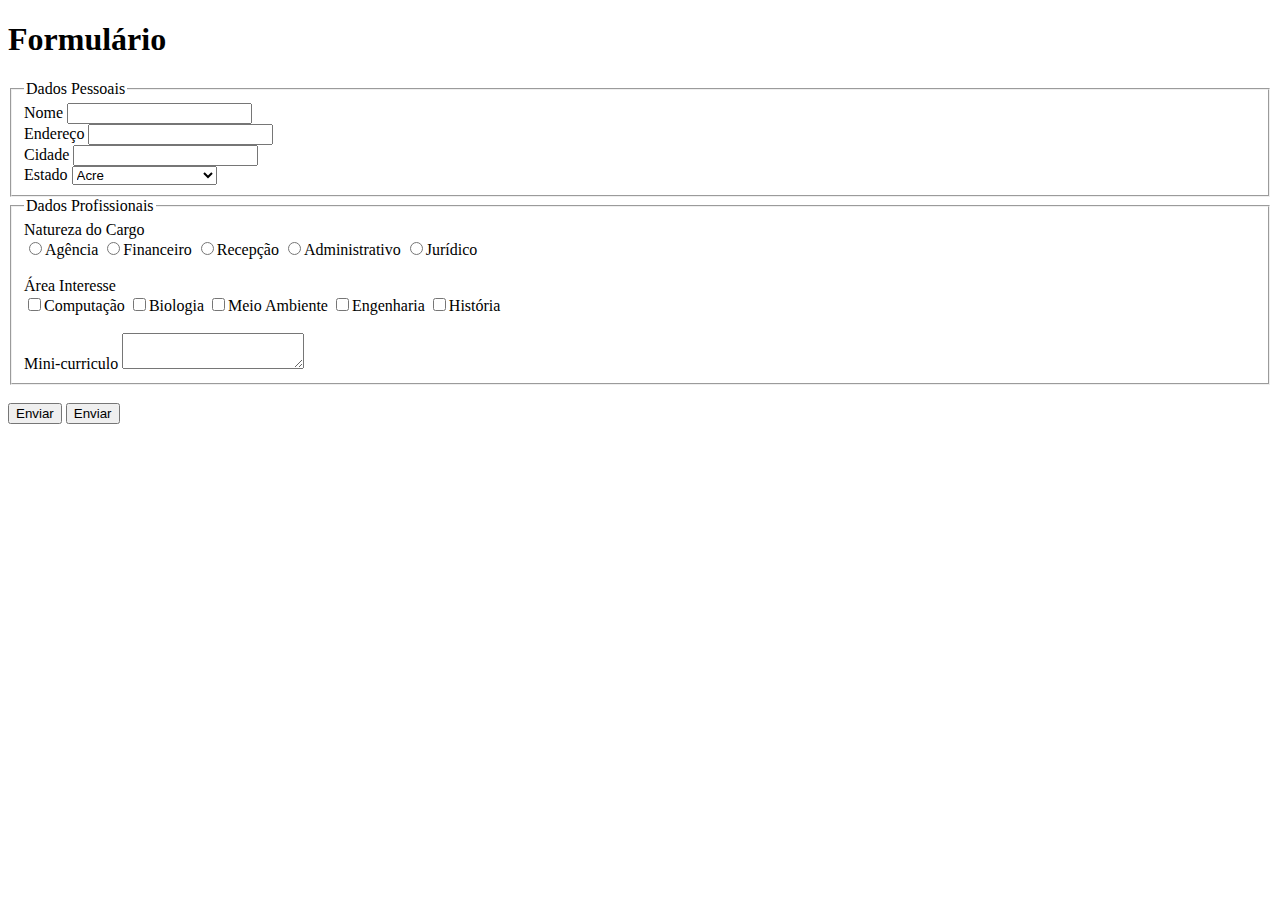
<file: index.html>
<!DOCTYPE html>
<html lang="en">

<head>
    <meta charset="UTF-8">
    <meta name="viewport" content="width=device-width, initial-scale=1.0">
    <title>Formulário</title>
    
</head>

<body>
    <h1>Formulário</h1>

    <fieldset>
        <legend>Dados Pessoais</legend>

        <label for="name">Nome</label>
        <input type="text" name="name" id="name"><br>

        <label for="adress">Endereço</label>
        <input type="text" name="adress" id="adress"><br>

        <label for="city">Cidade</label>
        <input type="text" name="city" id="city"><br>

        <label for="state">Estado</label>
        <select name="state" id="state">
            <option value="AC">Acre</option>
            <option value="AL">Alagoas</option>
            <option value="AP">Amapá</option>
            <option value="AM">Amazonas</option>
            <option value="BA">Bahia</option>
            <option value="CE">Ceará</option>
            <option value="DF">Distrito Federal</option>
            <option value="ES">Espírito Santo</option>
            <option value="GO">Goiás</option>
            <option value="MA">Maranhão</option>
            <option value="MT">Mato Grosso</option>
            <option value="MS">Mato Grosso do Sul</option>
            <option value="MG">Minas Gerais</option>
            <option value="PA">Pará</option>
            <option value="PB">Paraíba</option>
            <option value="PR">Paraná</option>
            <option value="PE">Pernambuco</option>
            <option value="PI">Piauí</option>
            <option value="RJ">Rio de Janeiro</option>
            <option value="RN">Rio Grande do Norte</option>
            <option value="RS">Rio Grande do Sul</option>
            <option value="RO">Rondônia</option>
            <option value="RR">Roraima</option>
            <option value="SC">Santa Catarina</option>
            <option value="SP">São Paulo</option>
            <option value="SE">Sergipe</option>
            <option value="TO">Tocantins</option>

        </select>

    </fieldset>
    <fieldset>
        <legend>Dados Profissionais</legend>

        <label for="job">Natureza do Cargo</label><br>
        <input type="radio" name="Gerência" id="gerency">Agência</input>

        <input type="radio" name="Financeiro" id="agency">Financeiro</input>

        <input type="radio" name="Recepção" id="agency">Recepção</input>

        <input type="radio" name="Administrativo" id="agency">Administrativo</input>

        <input type="radio" name="Jurídico" id="agency">Jurídico</input><br><br>
        
        <label for="job">Área Interesse</label><br>
        <input type="checkbox" name="Computação" id="agency">Computação</input>

        <input type="checkbox" name="Biologia" id="agency">Biologia</input>

        <input type="checkbox" name="Meio Ambiente" id="agency">Meio Ambiente</input>

        <input type="checkbox" name="Engenharia" id="agency">Engenharia</input>

        <input type="checkbox" name="História" id="agency">História</input>
<br><br>
        <label for="Mini-curriculo">Mini-curriculo</label>
        <textarea name="curriculo" id="curriculo"></textarea>
    </fieldset>
<br>
    <button type="button">Enviar</button>
    <button type="button">Enviar</button>
</body>

</html>
</file>
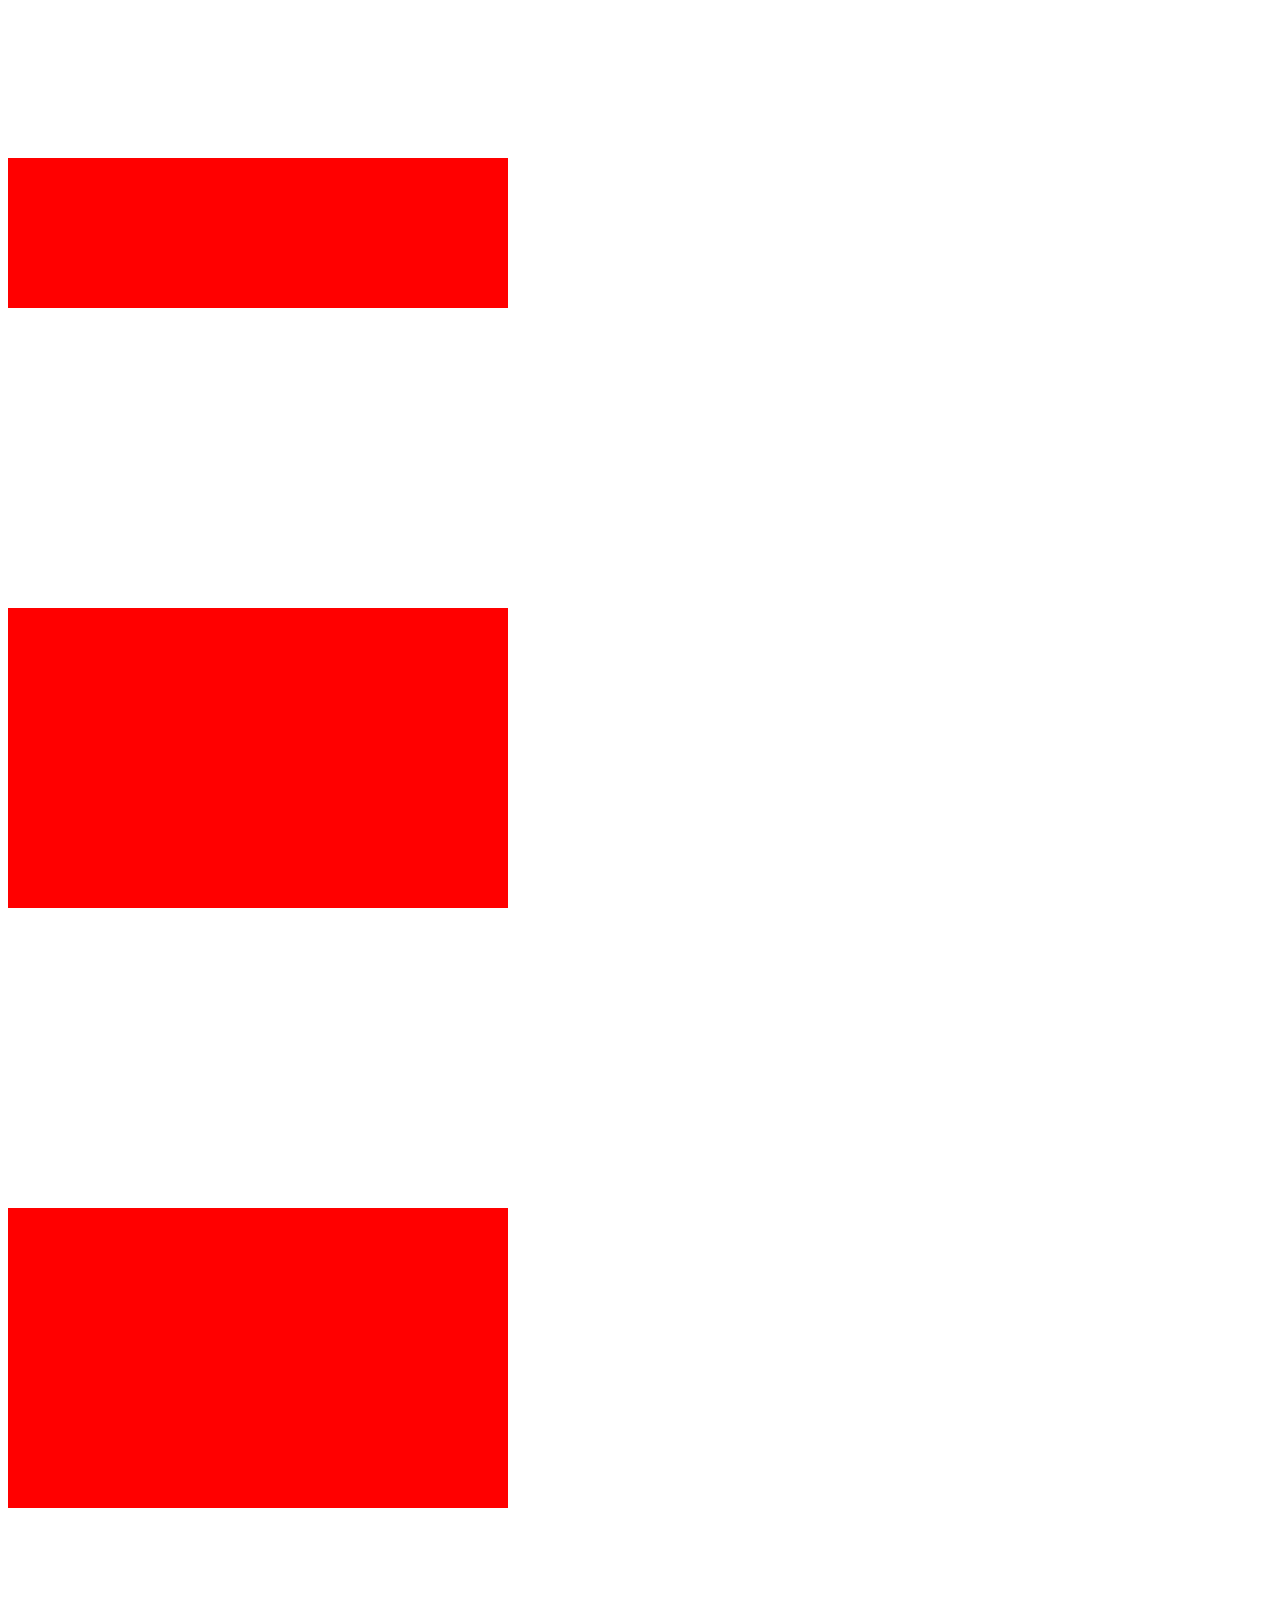
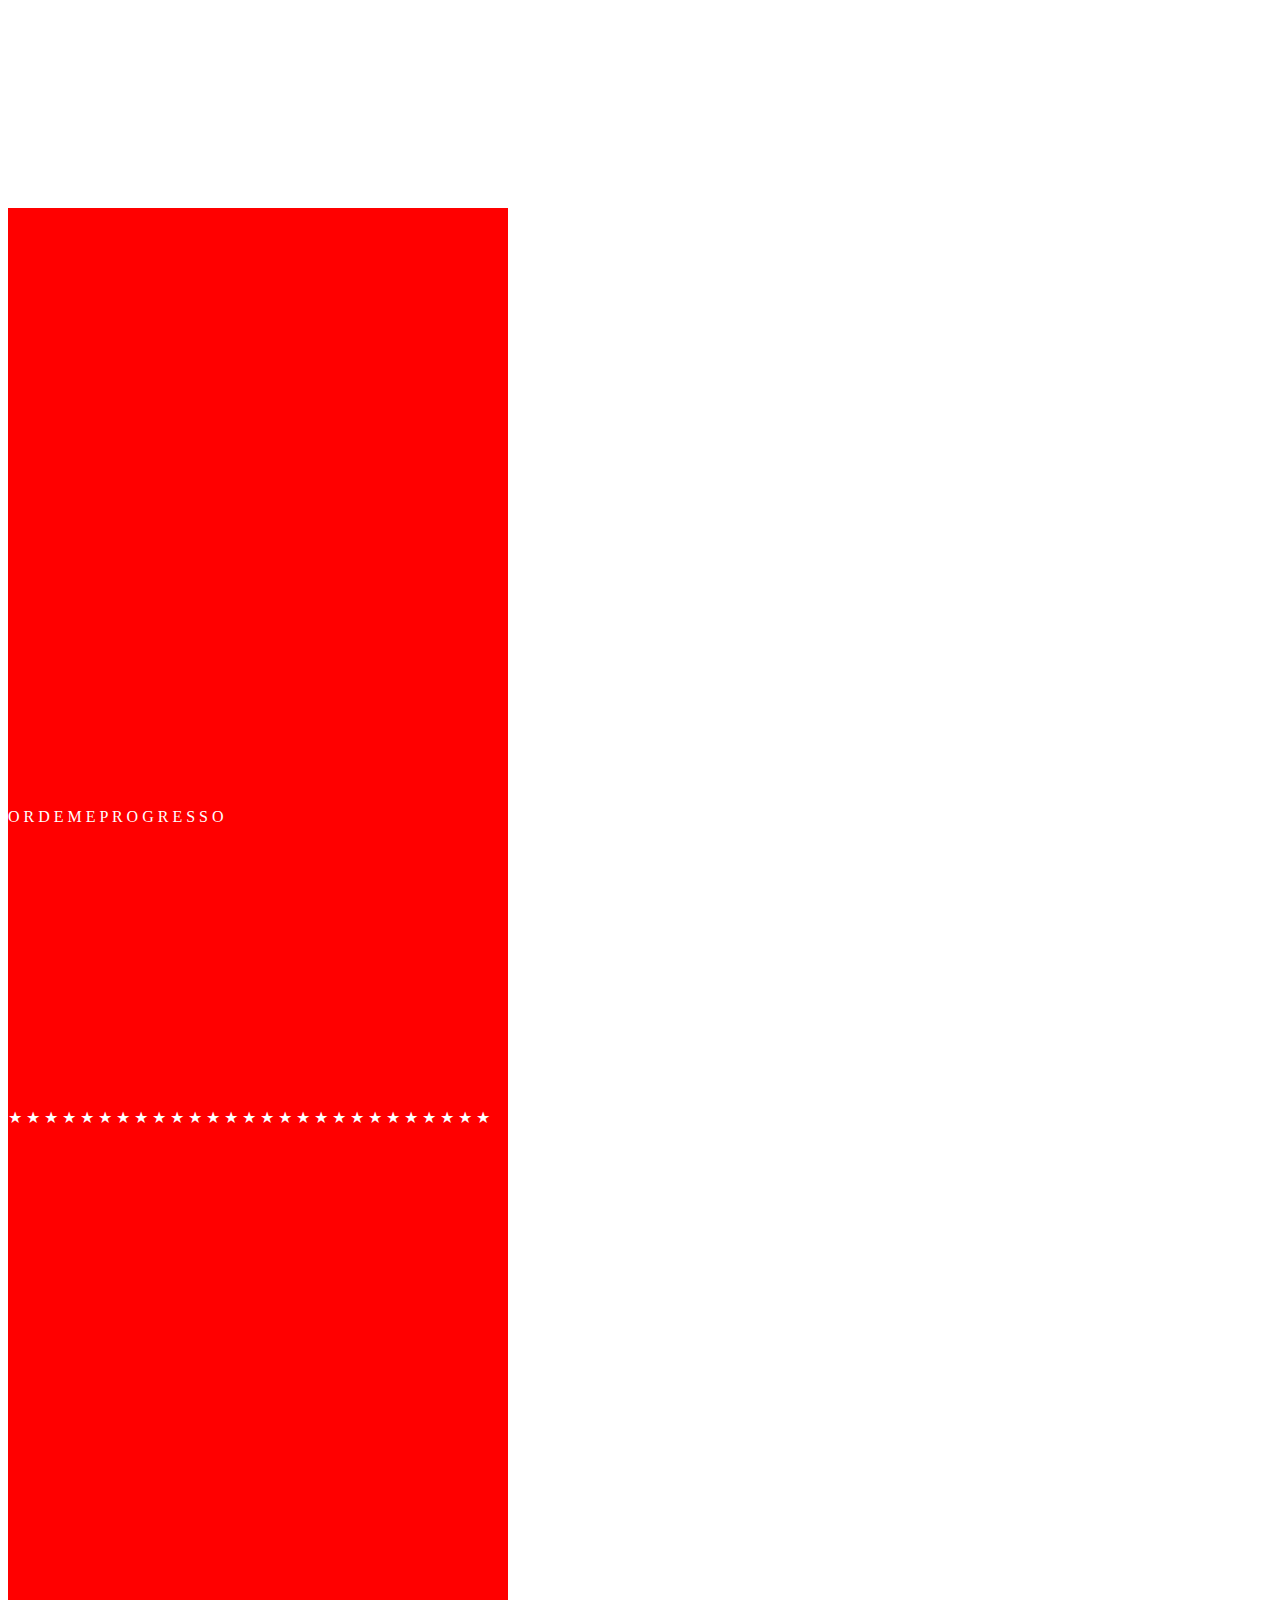
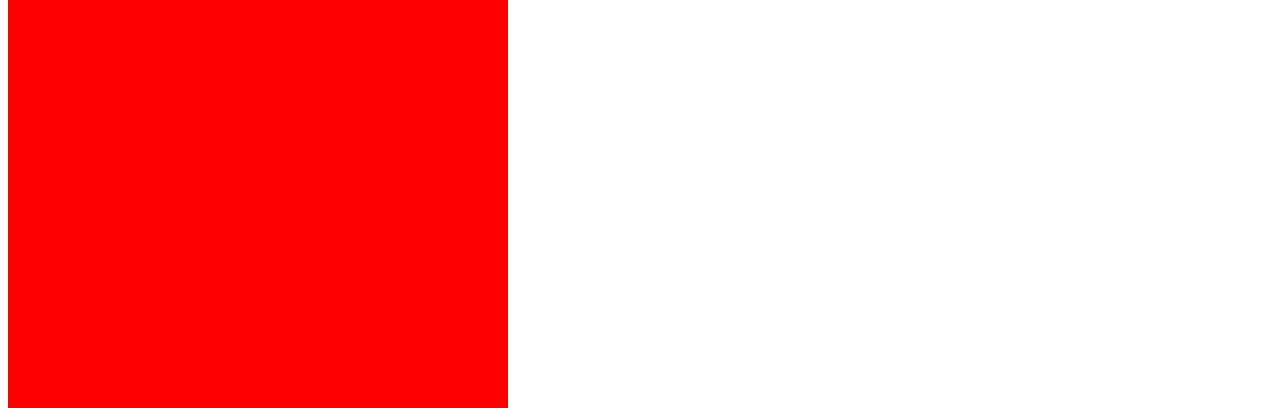
<file: Flexbox/index.html>
<!DOCTYPE html>
<html lang="en">

<head>
    <meta charset="UTF-8">
    <meta name="viewport" content="width=device-width, initial-scale=1.0">
    <link rel="stylesheet" href="flexbox.css">
    <title>Desafio Flexbox</title>
</head>

<body>
    <div class="bandeira">
        <div class="polonia">
            <div></div>
            <div></div>
        </div>
    </div>

    <div class="bandeira">
        <div class="italia">
            <div></div>
            <div></div>
            <div></div>
        </div>
    </div>

    <div class="bandeira">
        <div class="japao">
            <div>
                <div class="ball"></div>
            </div>
        </div>
    </div>

    <div class="bandeira">
        <div class="suecia">
            <div>
                <div class="barra1"></div>
                <div class="barra2"></div>
            </div>
        </div>
    </div>

    <div class="bandeira">
        <div class="trinidad">
            <div>
                <div class="barra1"></div>
            </div>
        </div>
    </div>

    <div class="bandeira">
        <div class="Guine">
            <div class="star">
                <div class="icon">&#9733;</div>
            </div>
            <div class="colors">
                <div></div>
                <div></div>
            </div>
        </div>
    </div>

    <div class="bandeira">
        <div class="kuwait">
            <div></div>
            <div></div>
            <div></div>
            <div class="blackBlock"></div>
        </div>
    </div>

    <div class="bandeira">
        <div class="grecia">
            <div class="listras-box">
                <div class="listras"></div>
                <div class="listras"></div>
                <div class="listras"></div>
                <div class="listras"></div>
                <div class="listras"></div>
            </div>

            <div class="left-block">
                <div class="barra1"></div>
                <div class="barra2"></div>
            </div>
        </div>
    </div>

    <div class="bandeira">
        <div class="brasil">
            <div class="losangulo-box">
                <div class="losangulo">
                    <div class="ball">
                    <div class="title">
                        <span class="t_1">O</span>
                        <span class="t_2">R</span>
                        <span class="t_3">D</span>
                        <span class="t_4">E</span>
                        <span class="t_5">M</span>
                        <span class="t_6">E</span>
                        <span class="t_7">P</span>
                        <span class="t_8">R</span>
                        <span class="t_9">O</span>
                        <span class="t_10">G</span>
                        <span class="t_11">R</span>
                        <span class="t_12">E</span>
                        <span class="t_13">S</span>
                        <span class="t_14">S</span>
                        <span class="t_15">O</span>
                    </div>
                    <div class="stars-box">
                        <div class="stars">
                            <span class="s_1">&#9733;</span>
                            <span class="s_2">&#9733;</span>
                            <span class="s_3">&#9733;</span>
                            <span class="s_4">&#9733;</span>
                            <span class="s_5">&#9733;</span>
                            <span class="s_6">&#9733;</span>
                            <span class="s_7">&#9733;</span>
                            <span class="s_8">&#9733;</span>
                            <span class="s_9">&#9733;</span>
                            <span class="s_10">&#9733;</span>
                            <span class="s_11">&#9733;</span>
                            <span class="s_12">&#9733;</span>
                            <span class="s_13">&#9733;</span>
                            <span class="s_14">&#9733;</span>
                            <span class="s_15">&#9733;</span>
                            <span class="s_16">&#9733;</span>
                            <span class="s_17">&#9733;</span>
                            <span class="s_18">&#9733;</span>
                            <span class="s_19">&#9733;</span>
                            <span class="s_20">&#9733;</span>
                            <span class="s_21">&#9733;</span>
                            <span class="s_22">&#9733;</span>
                            <span class="s_23">&#9733;</span>
                            <span class="s_24">&#9733;</span>
                            <span class="s_25">&#9733;</span>
                            <span class="s_26">&#9733;</span>
                            <span class="s_27">&#9733;</span>
                        </div>
                    </div>
                </div>
                </div>
            </div>
        </div>
    </div>

    <div class="bandeira">
        <div class="macedonia">
            <div class="ball"></div>
            <div class="barras-box">
                <div class="barraBox" id="barraBox1"></div>
                <div class="barraBox" id="barraBox2"></div>
                <div class="barraBox" id="barraBox3"></div>
                <div class="barraBox" id="barraBox4"></div>
                <div class="barraBox" id="barraBox5"></div>
                <div class="barraBox" id="barraBox6"></div>
                <div class="barraBox" id="barraBox7"></div>
                <div class="barraBox" id="barraBox8"></div>
            </div>
        </div>
    </div>

</body>

</html>
</file>
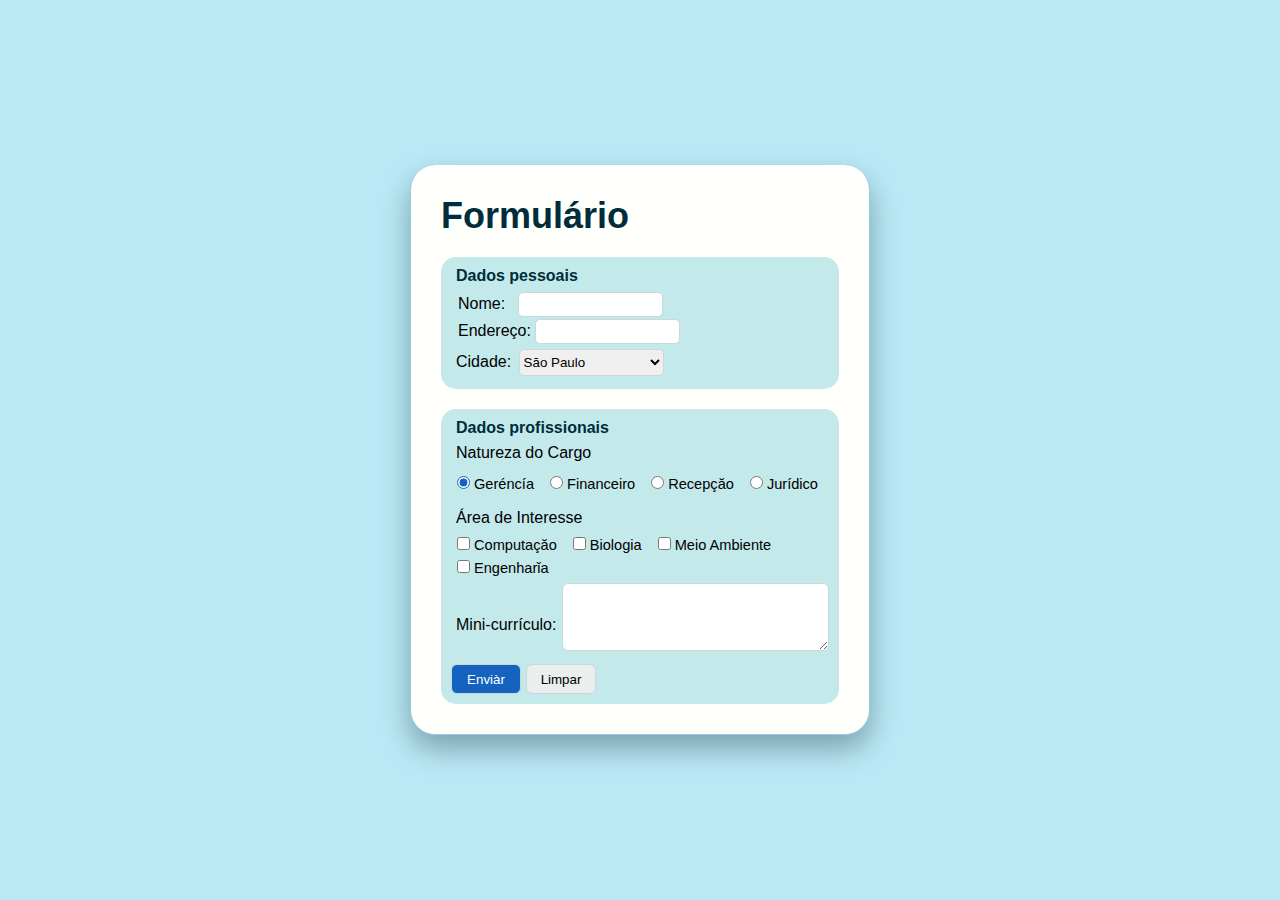
<file: Formulario Html e css/index.html>
<!DOCTYPE html>
<html lang="en">

<head>
    <meta charset="UTF-8">
    <meta name="viewport" content="width=device-width, initial-scale=1.0">
    <title>Formulário</title>
    <link rel="stylesheet" href="desafio.css">
</head>

<body>
    <div class="container">
        <div class="title">
            <h1>Formulário</h1>
        </div>
        <form action="">
            <fieldset class="fieldset1">
                <div class="datasheader">
                    <p>Dados pessoais</p>
                    <div class="inputs">
                        <label for="name">Nome: </label>
                        <input  type="text" name="name" id="name" required>
                    </div>
                    <div class="inputs">
                        <label for="adress">Endereço: </label>
                        <input type="text" name="adress" id="adress" required>
                    </div>
                    <div class="inputCity">
                        <label for="state">Cidade:</label>
                        <select name="state" id="state" required>
                            <option value="AC">Acre</option>
                            <option value="AL">Alagoas</option>
                            <option value="AP">Amapá</option>
                            <option value="AM">Amazonas</option>
                            <option value="BA">Bahia</option>
                            <option value="CE">Ceará</option>
                            <option value="DF">Distrito Federal</option>
                            <option value="ES">Espírito Santo</option>
                            <option value="GO">Goiás</option>
                            <option value="MA">Maranhão</option>
                            <option value="MT">Mato Grosso</option>
                            <option value="MS">Mato Grosso do Sul</option>
                            <option value="MG">Minas Gerais</option>
                            <option value="PA">Pará</option>
                            <option value="PB">Paraíba</option>
                        <option value="PR">Paraná</option>
                        <option value="PE">Pernambuco</option>
                        <option value="PI">Piauí</option>
                        <option value="RJ">Rio de Janeiro</option>
                        <option value="RN">Rio Grande do Norte</option>
                        <option value="RS">Rio Grande do Sul</option>
                        <option value="RO">Rondônia</option>
                        <option value="RR">Roraima</option>
                        <option value="SC">Santa Catarina</option>
                        <option value="SP" selected>Săo Paulo</option>
                        <option value="SE">Sergipe</option>
                        <option value="TO">Tocantins</option>
                    </select>
                </div>
            </div>
            </fieldset>
            
            <fieldset class="fieldset2">
                <div class="titles">
                    <p>Dados profissionais</p>
                    <div class="job"><label for="job">Natureza do Cargo</label></div>
                </div>
                <div class="data1">
                    <div class="inputs2"><label for="gerency"><input type="radio" name="j" id="gerency" checked>Geréncía</input></label></div>
                    <div class="inputs2"><label for="agency"><input type="radio" name="j" id="agency">Financeiro</input></label></div>
                    <div class="inputs2"><label for="reception"><input type="radio" name="j" id="reception">Recepçăo</input></label></div>
                    <div class="inputs2"><label for="juridic"><input type="radio" name="j" id="juridic">Jurídico</input></label></div>
                </div>
                <div class="subtitle"><label for="job">Área de Interesse</label></div>
                <div class="data2">
                    <div class="inputs2"><label for="computer"><input type="checkbox" name="Computação" id="computer">Computaçăo</input></label></div>
                    <div class="inputs2"><label for="biology"><input type="checkbox" name="Biologia" id="biology">Biologia</input></label></div>
                    <div class="inputs2"><label for="ma"><input type="checkbox" name="Meio Ambiente" id="ma">Meio Ambiente</input></label></div>
                    <div class="inputs2"><label for="engenering"><input type="checkbox" name="Engenharia" id="engenering">Engenharǐa</input></label></div>
                    
                </div>
                <div class="curriculo">
                    <label for="Mini-curriculo">Mini-currículo:</label>
                    <textarea cols="30" rows="4" name="curriculo" id="curriculo" required></textarea>
                </div>
                <div class="botoes">
                    <input type="submit" value="Enviàr">
                    <button type="button">Limpar</button>
                </div>
            </fieldset>
            
        </form>
    </div>
</body>

</html>
</file>
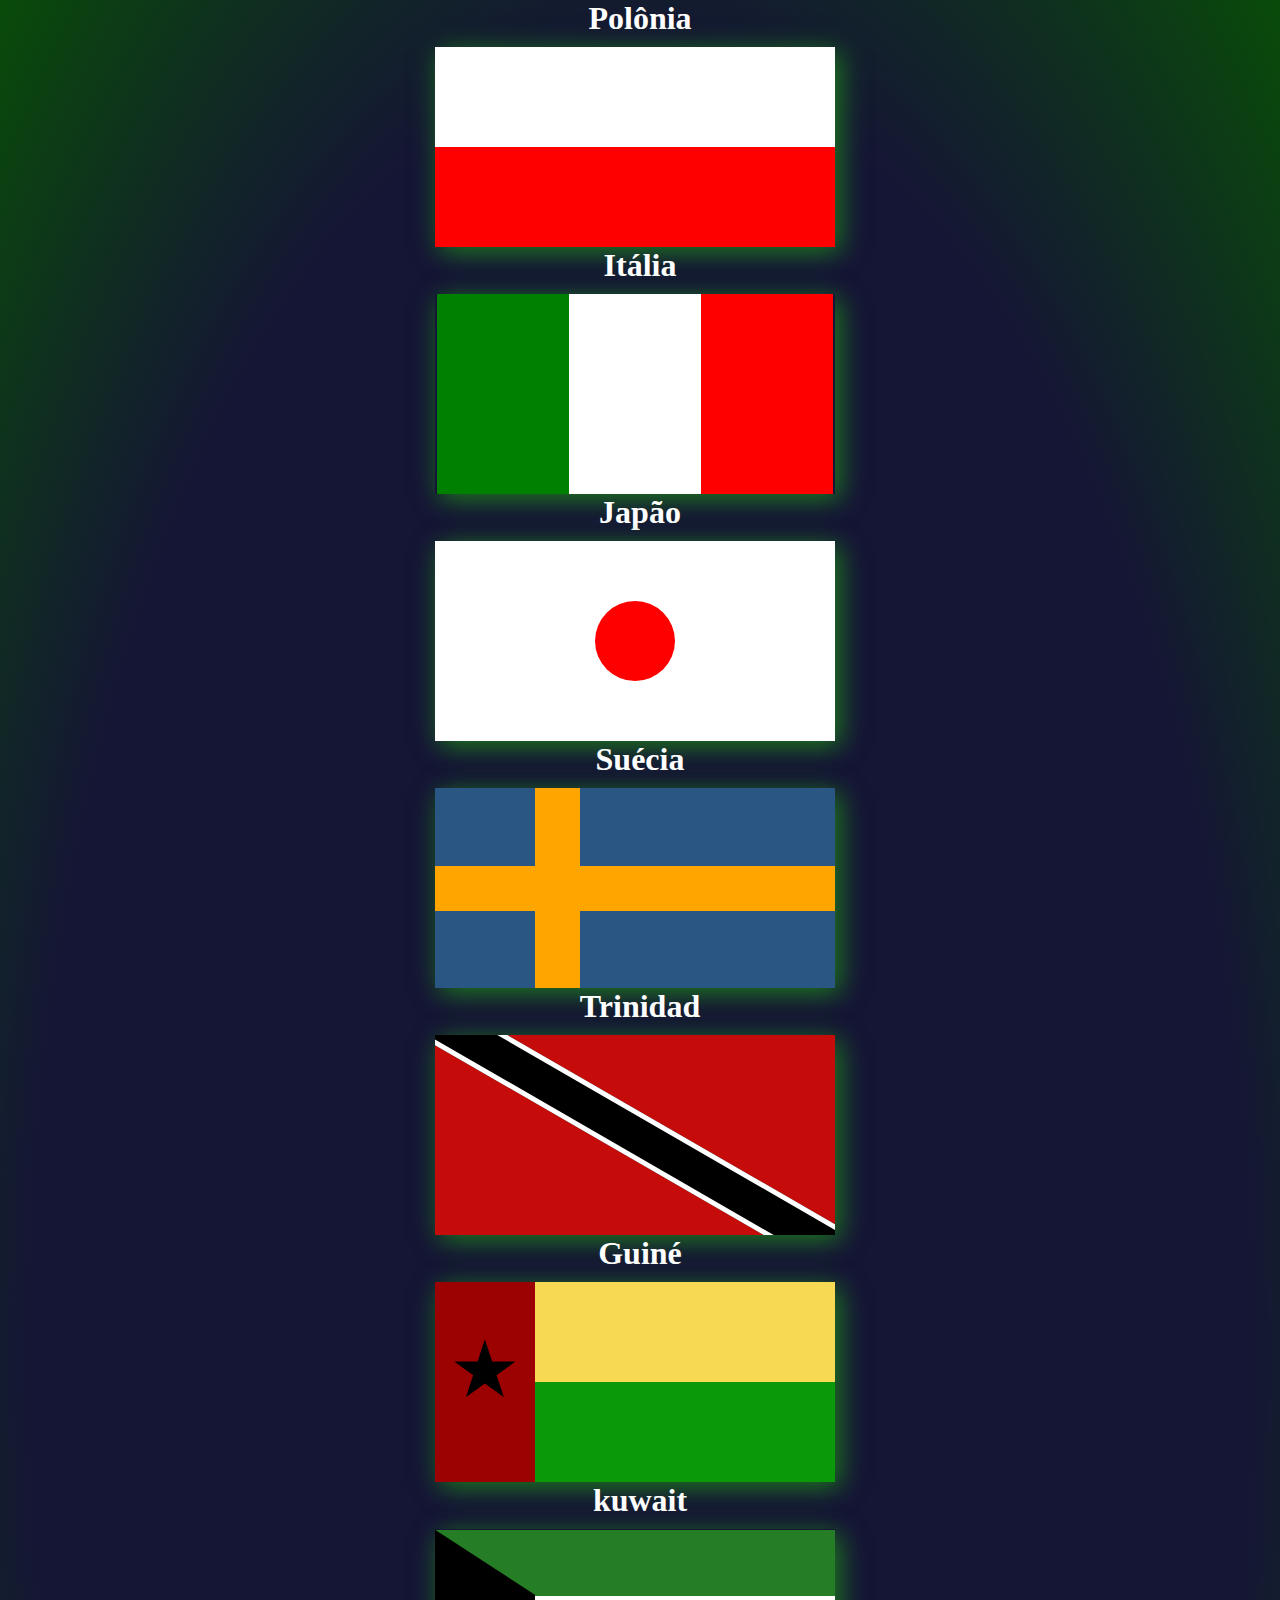
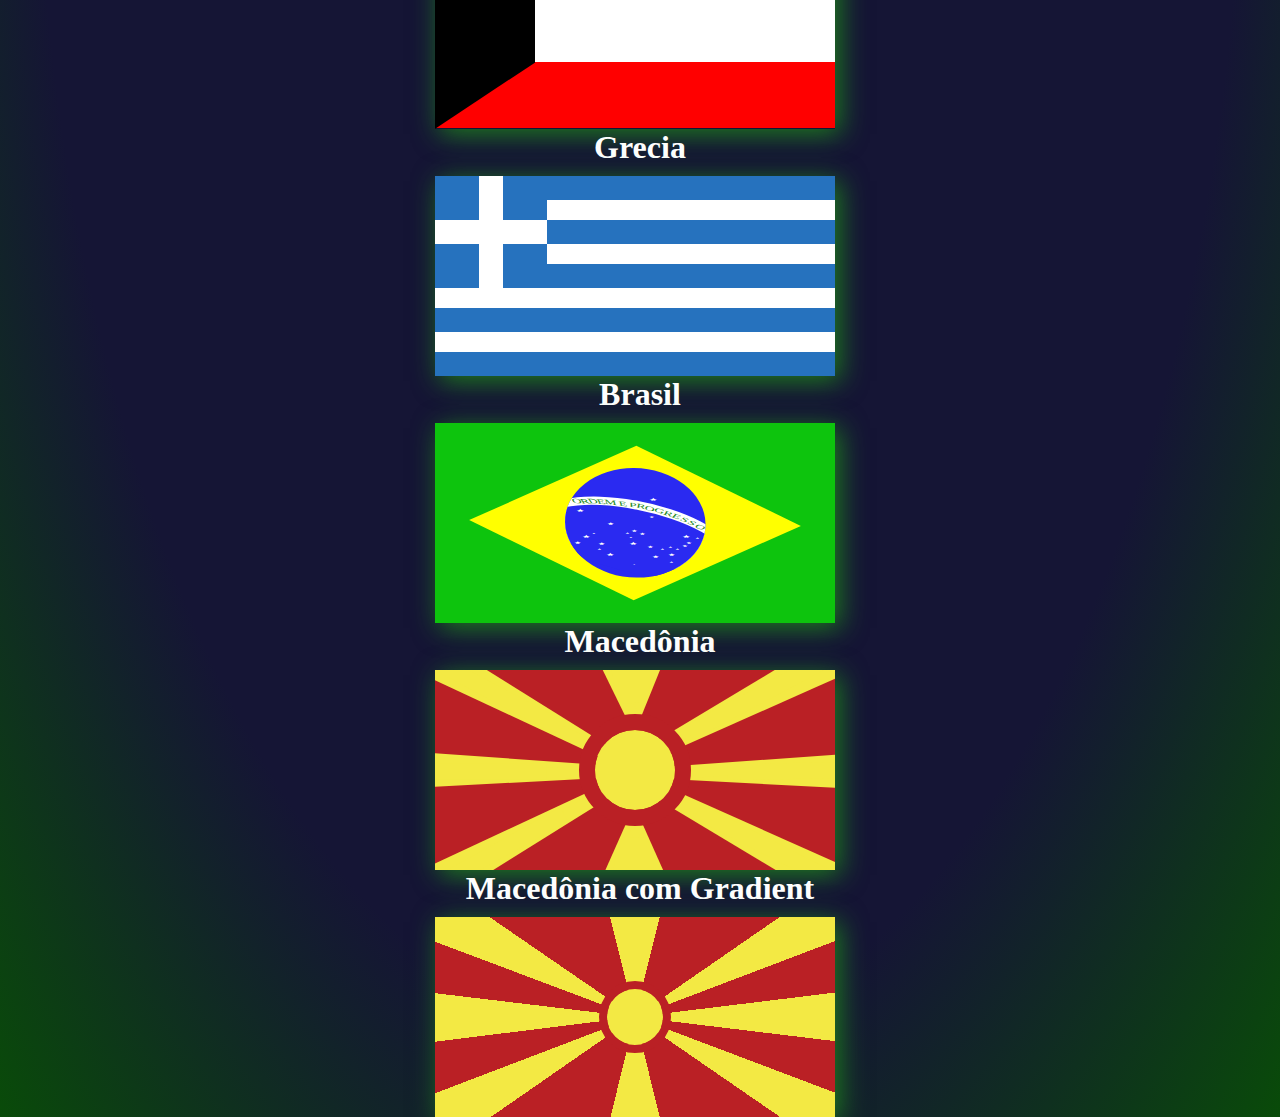
<file: Flexbox/Bandeiras/index.html>
<!DOCTYPE html>
<html lang="en">

<head>
    <meta charset="UTF-8">
    <meta name="viewport" content="width=device-width, initial-scale=1.0">
    <link rel="stylesheet" href="flexbox.css">
    <title>Desafio Flexbox</title>
</head>

<body>
    <h1>Polônia</h1>
    <div class="bandeira">
        <div class="polonia">
            <div></div>
            <div></div>
        </div>
    </div>

    <h1>Itália</h1>
    <div class="bandeira">
        <div class="italia">
            <div></div>
            <div></div>
            <div></div>
        </div>
    </div>

    <h1>Japão</h1>
    <div class="bandeira">

        <div class="japao">
            <div>
                <div class="ball"></div>
            </div>
        </div>
    </div>

    <h1>Suécia</h1>
    <div class="bandeira">

        <div class="suecia">
            <div>
                <div class="barra1"></div>
                <div class="barra2"></div>
            </div>
        </div>
    </div>

    <h1>Trinidad</h1>
    <div class="bandeira">

        <div class="trinidad">
            <div>
                <div class="barra1"></div>
            </div>
        </div>
    </div>

    <h1>Guiné</h1>
    <div class="bandeira">

        <div class="Guine">
            <div class="star">
                <div class="icon">&#9733;</div>
            </div>
            <div class="colors">
                <div></div>
                <div></div>
            </div>
        </div>
    </div>

    <h1>kuwait</h1>
    <div class="bandeira">

        <div class="kuwait">
            <div></div>
            <div></div>
            <div></div>
            <div class="blackBlock"></div>
        </div>
    </div>

    <h1>Grecia</h1>
    <div class="bandeira">
        <div class="grecia">

            <div class="listras-box">
                <div class="listras"></div>
                <div class="listras"></div>
                <div class="listras"></div>
                <div class="listras"></div>
                <div class="listras"></div>
            </div>

            <div class="left-block">
                <div class="barra1"></div>
                <div class="barra2"></div>
            </div>
        </div>
    </div>

    <h1>Brasil</h1>
    <div class="bandeira">
        
        <div class="brasil">
            <div class="losangulo-box">
                <div class="losangulo">
                    <div class="ball">
                    <div class="title">
                        <span class="t_1">O</span>
                        <span class="t_2">R</span>
                        <span class="t_3">D</span>
                        <span class="t_4">E</span>
                        <span class="t_5">M</span>
                        <span class="t_6">E</span>
                        <span class="t_7">P</span>
                        <span class="t_8">R</span>
                        <span class="t_9">O</span>
                        <span class="t_10">G</span>
                        <span class="t_11">R</span>
                        <span class="t_12">E</span>
                        <span class="t_13">S</span>
                        <span class="t_14">S</span>
                        <span class="t_15">O</span>
                    </div>
                    <div class="stars-box">
                        <div class="stars">
                            <span class="s_1">&#9733;</span>
                            <span class="s_2">&#9733;</span>
                            <span class="s_3">&#9733;</span>
                            <span class="s_4">&#9733;</span>
                            <span class="s_5">&#9733;</span>
                            <span class="s_6">&#9733;</span>
                            <span class="s_7">&#9733;</span>
                            <span class="s_8">&#9733;</span>
                            <span class="s_9">&#9733;</span>
                            <span class="s_10">&#9733;</span>
                            <span class="s_11">&#9733;</span>
                            <span class="s_12">&#9733;</span>
                            <span class="s_13">&#9733;</span>
                            <span class="s_14">&#9733;</span>
                            <span class="s_15">&#9733;</span>
                            <span class="s_16">&#9733;</span>
                            <span class="s_17">&#9733;</span>
                            <span class="s_18">&#9733;</span>
                            <span class="s_19">&#9733;</span>
                            <span class="s_20">&#9733;</span>
                            <span class="s_21">&#9733;</span>
                            <span class="s_22">&#9733;</span>
                            <span class="s_23">&#9733;</span>
                            <span class="s_24">&#9733;</span>
                            <span class="s_25">&#9733;</span>
                            <span class="s_26">&#9733;</span>
                            <span class="s_27">&#9733;</span>
                        </div>
                    </div>
                </div>
                </div>
            </div>
        </div>
    </div>
    
    <h1>Macedônia</h1>

    <div class="bandeira">
        <div class="macedonia">
            <div class="ball"></div>
            <div class="barras-box">
                <div class="barraBox" id="barraBox1"></div>
                <div class="barraBox" id="barraBox2"></div>
                <div class="barraBox" id="barraBox3"></div>
                <div class="barraBox" id="barraBox4"></div>
                <div class="barraBox" id="barraBox5"></div>
                <div class="barraBox" id="barraBox6"></div>
                <div class="barraBox" id="barraBox7"></div>
                <div class="barraBox" id="barraBox8"></div>
            </div>
        </div>
    </div>

    <h1>Macedônia com Gradient</h1>

    <div class="bandeira">
        <div class="macedonia2">
            <div class="ball"></div>
           
    </div>

</body>

</html>
</file>
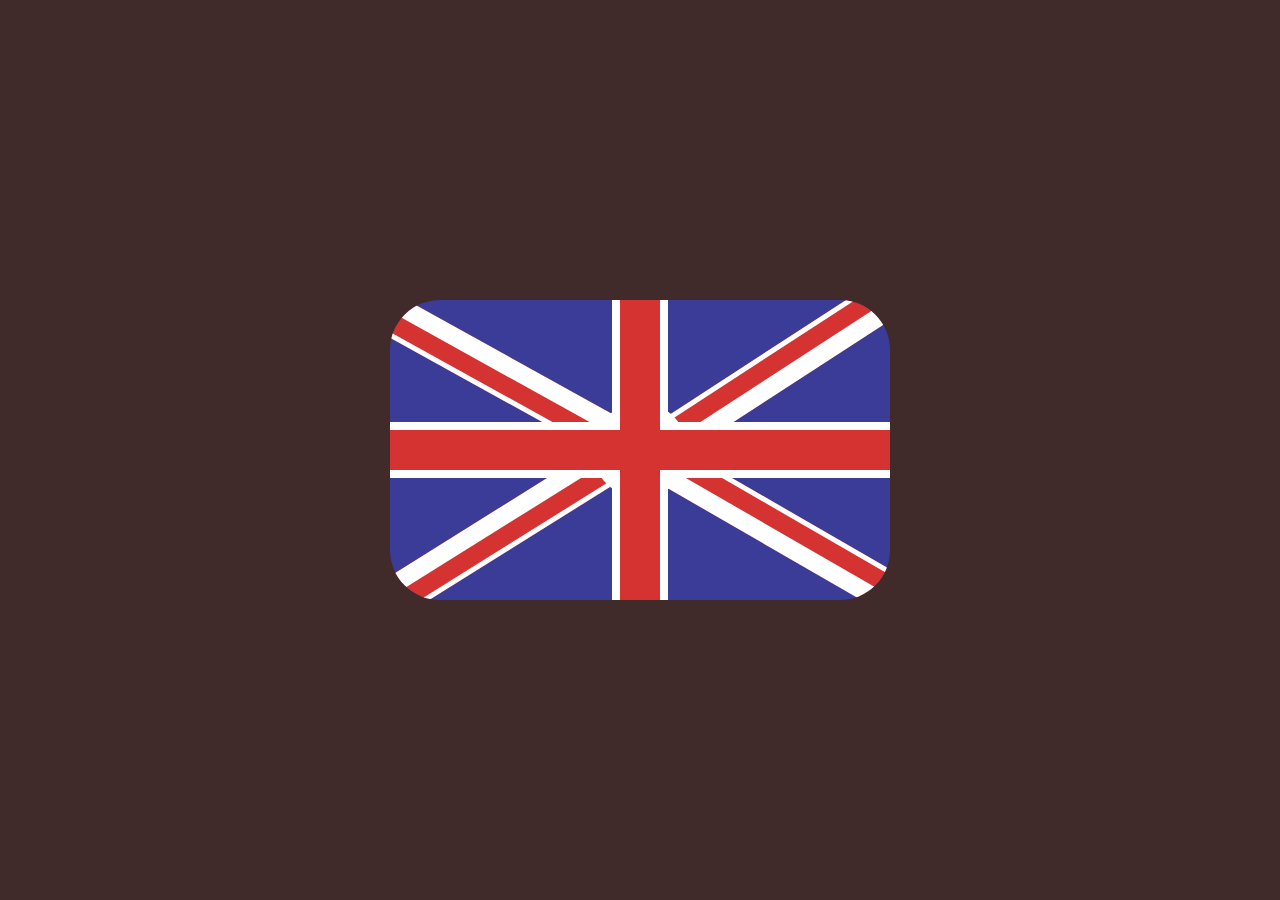
<file: Flexbox/Prova parte 2/index.html>
<!DOCTYPE html>
<html lang="en">
<head>
    <meta charset="UTF-8">
    <meta name="viewport" content="width=device-width, initial-scale=1.0">
    <title>Bandeira da Grã Bretanha</title>
    <link rel="stylesheet" href="style.css">
</head>
<body>
    <div class="bandeira">
        <div class="grabetanha">
            <div class="barra1 barras"></div>
            <div class="barra2 barras"></div>
            <div class="barra3 barras"></div>
            <div class="barra4 barras"></div>

            <div class="ball-box">
                <div class="ball"></div>
            </div>

            <div class="cruz">
                <div></div>
                <div></div>
            </div>
        </div>
    </div>
</body>
</html>
</file>
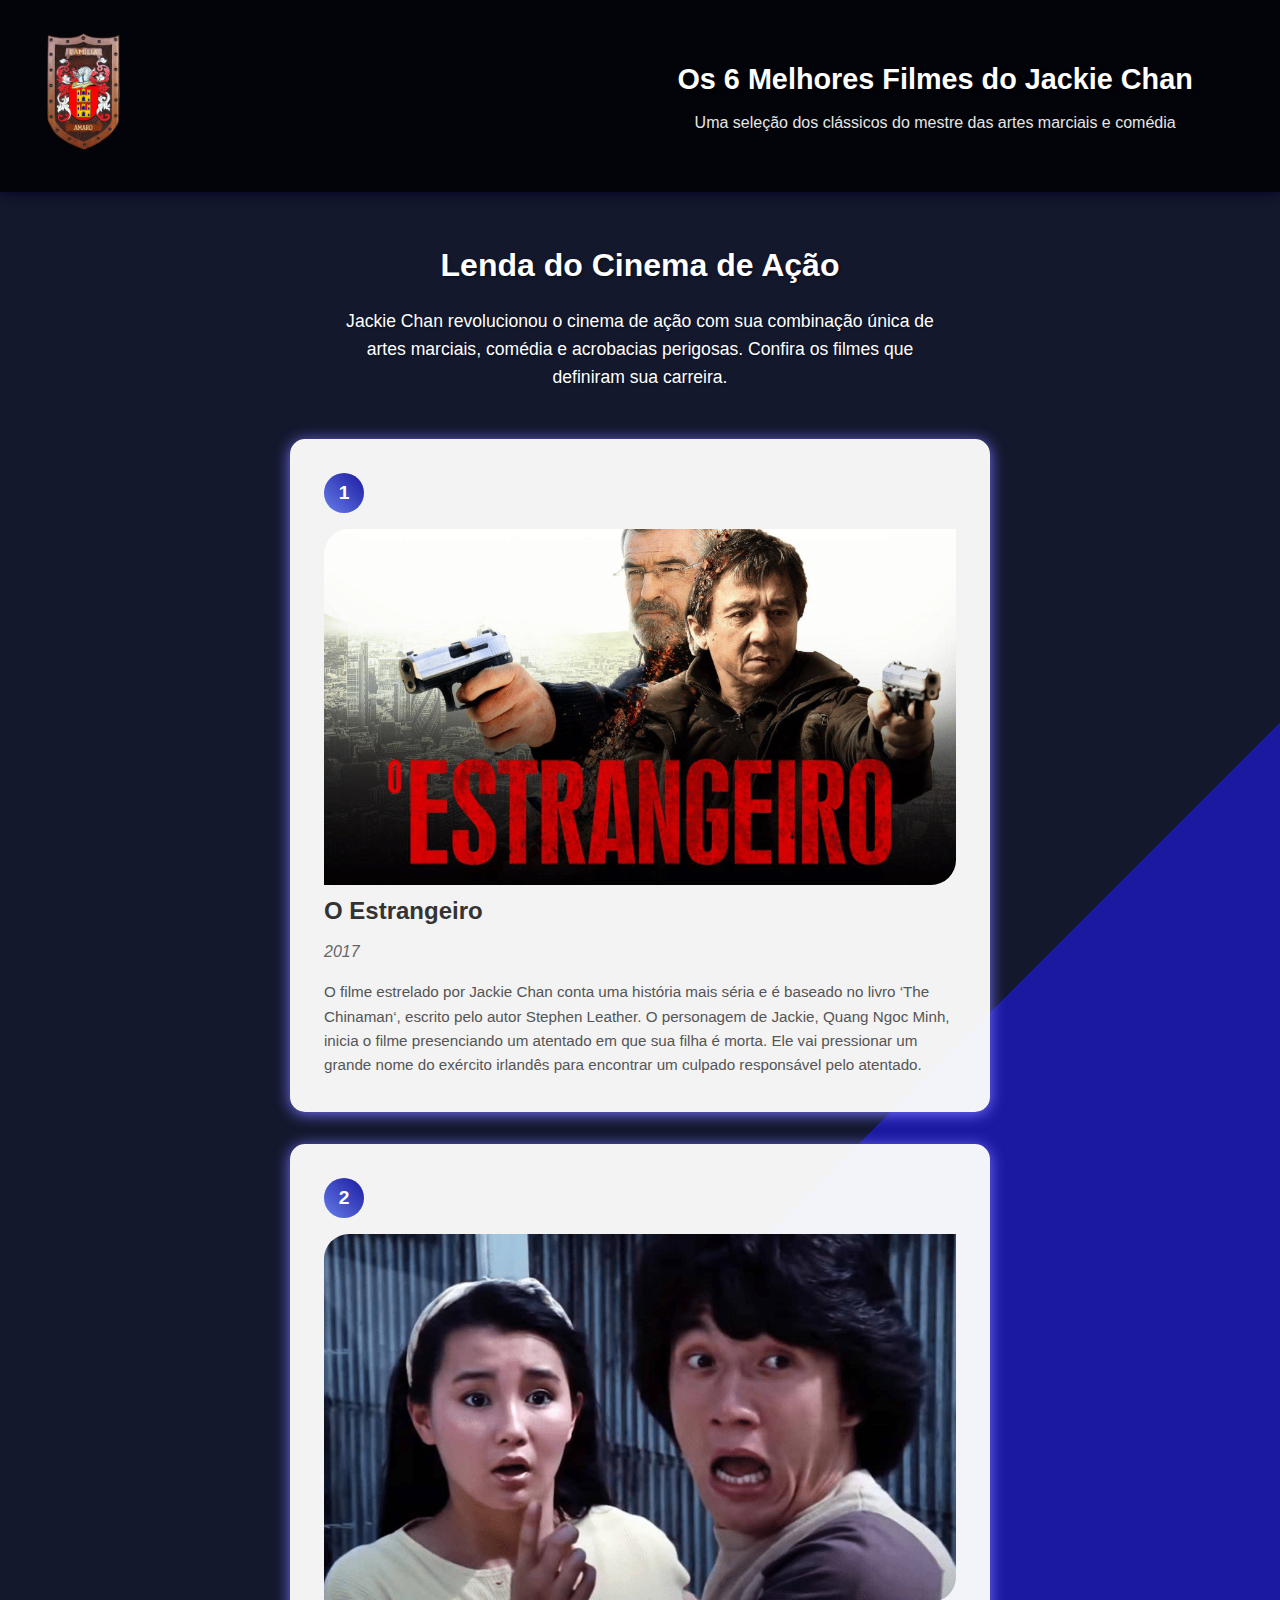
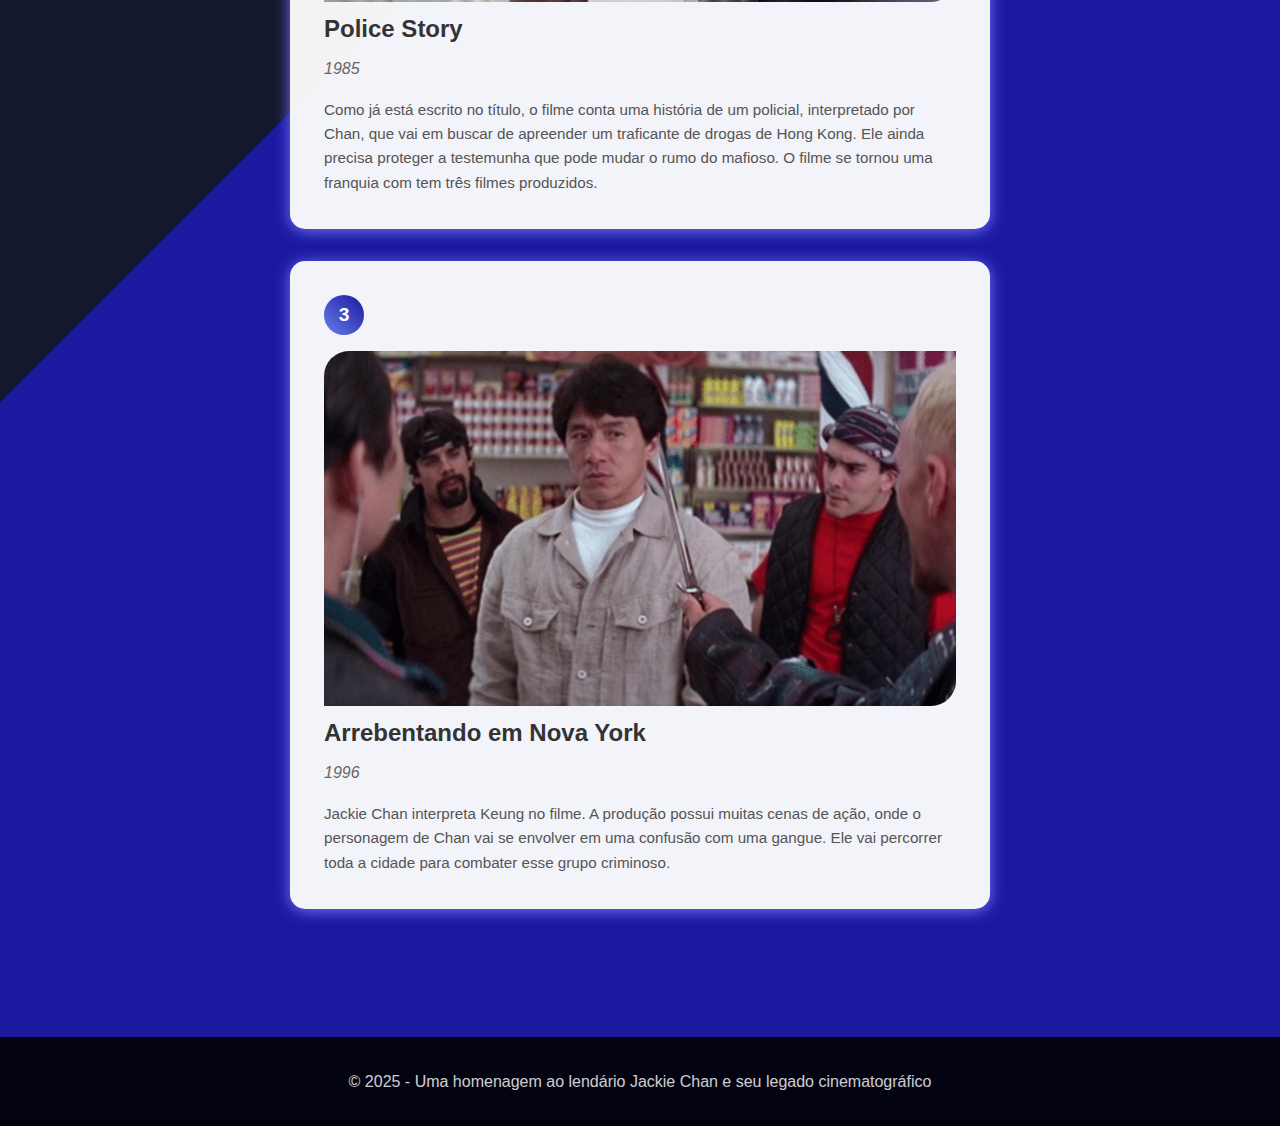
<file: Flexbox/Prova/index.html>
<!DOCTYPE html>
<html lang="pt-BR">

<head>
    <meta charset="UTF-8">
    <meta name="viewport" content="width=device-width, initial-scale=1.0">
    <title>Os 3 Melhores Filmes do Jackie Chan</title>
    <link rel="stylesheet" href="style.css">
</head>

<body>
    <!----------------------------------- Cabeçalho------------------------------------->
    <header>
        <div class="container">
            <div class="brasao">
                <img src="images/brasão da família amaro.png" alt="brasão da famíla amaro">
            </div>
            <div class="TitlePage">
                <h1>Os 6 Melhores Filmes do Jackie Chan</h1>
                <p>Uma seleção dos clássicos do mestre das artes marciais e comédia</p>
            </div>
        </div>
    </header>
    <!-------------------------------- Fim do Cabeçalho--------------------------------->

    <!-- =============================================================================-->
    
    <!------------------------------- Conteúdo Principal ------------------------------->

    <main>
        <div id="container">
            <div class="intro">
                <h2>Lenda do Cinema de Ação</h2>
                <p>Jackie Chan revolucionou o cinema de ação com sua combinação única de artes marciais, comédia e
                    acrobacias perigosas. Confira os filmes que definiram sua carreira.</p>
            </div>
            <!-----------------------  Lista de Filmes -------------------------------->
            <ul class="movies-list">
                <li class="movie-item">
                    <div class="movie-number">1</div>
                    <div class="movieImage"><img src="images/o estrangeiro.png" alt="capa do filme o estrangeiro"></div>
                    <h3 class="movie-title">O Estrangeiro</h3>
                    <p class="movie-year">2017</p>
                    <p class="movie-description">
                        O filme estrelado por Jackie Chan conta uma história mais séria e é baseado no livro ‘The
                        Chinaman‘, escrito pelo autor Stephen Leather. O personagem de Jackie, Quang Ngoc Minh, inicia o
                        filme presenciando um atentado em que sua filha é morta. Ele vai pressionar um grande nome do
                        exército irlandês para encontrar um culpado responsável pelo atentado.
                    </p>
                </li>

                <li class="movie-item">
                    <div class="movie-number">2</div>
                    <div class="movieImage"><img src="images/police story.png"
                            alt="imagem de uma cena do filme police story"></div>
                    <h3 class="movie-title">Police Story</h3>
                    <p class="movie-year">1985</p>
                    <p class="movie-description">
                        Como já está escrito no título, o filme conta uma história de um policial, interpretado por
                        Chan, que vai em buscar de apreender um traficante de drogas de Hong Kong. Ele ainda precisa
                        proteger a testemunha que pode mudar o rumo do mafioso. O filme se tornou uma franquia com tem
                        três filmes produzidos.
                    </p>
                </li>

                <li class="movie-item">
                    <div class="movie-number">3</div>
                    <div class="movieImage"><img src="images/arrebentando em nova york.png"
                            alt="cena do filme arrebentando em nova york"></div>
                    <h3 class="movie-title">Arrebentando em Nova York</h3>
                    <p class="movie-year">1996</p>
                    <p class="movie-description">
                        Jackie Chan interpreta Keung no filme. A produção possui muitas cenas de ação, onde o personagem
                        de Chan vai se envolver em uma confusão com uma gangue. Ele vai percorrer toda a cidade para
                        combater esse grupo criminoso.
                </li>

            </ul>
            <!------------------- Fim da Lista de Filmes ----------------------------->
        </div>
    </main>
    <!------------------------- Fim do Conteúdo Principal ---------------------------->

    <!--============================================================================-->

    <!--------------------------------- Rodapé --------------------------------------->
    <footer>
        <div class="container">
            <p>&copy; 2025 - Uma homenagem ao lendário Jackie Chan e seu legado cinematográfico</p>
        </div>
    </footer>
    <!---------------------------- Fim do Rodapé --------------------------------------->
</body>

</html>
</file>
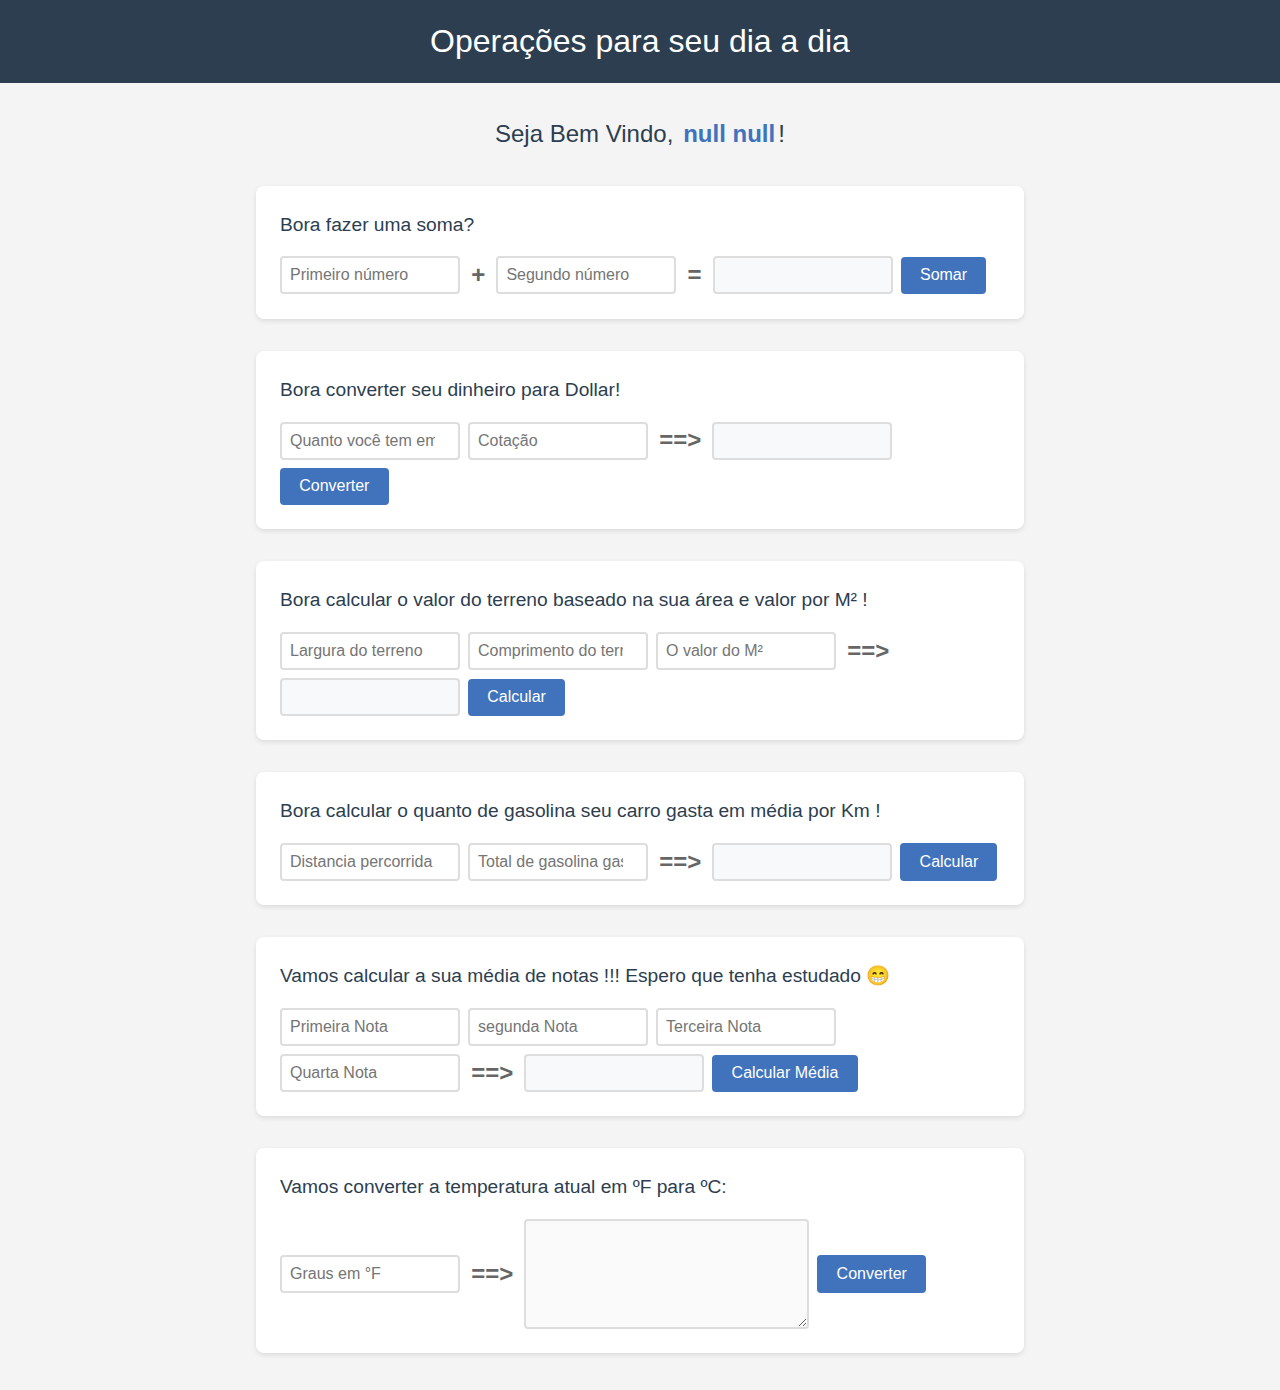
<file: Javascript/list1/index.html>
<!DOCTYPE html>
<html lang="pt-br">
<head>
    <meta charset="UTF-8">
    <meta name="viewport" content="width=device-width, initial-scale=1.0">
    <title>Operações para seu dia a dia</title>
    <link rel="stylesheet" href="style.css">
</head>
<body>

    <header>
        <h1>Operações para seu dia a dia</h1>
    </header>

    <h1>Seja Bem Vindo, <span style="color: rgb(65, 115, 189);" id="fullname"></span>!</h1>

    <main>
        <div class="container">
            <h2>Bora fazer uma soma?</h2>
            <form action="#">
                <input id="numberOne" type="number" placeholder="Primeiro número">
                <span>+</span>
                <input id="numberTwo" type="number" placeholder="Segundo número">
                <span>=</span>
                <input id="result" type="text" disabled>
                <button onclick="soma()">Somar</button>
            </form>
        </div>

        <div class="container">
            <h2>Bora converter seu dinheiro para Dollar!</h2>
            <form action="#">
                <input id="money" type="number" placeholder="Quanto você tem em R$">
                <input id="cotation" type="number" placeholder="Cotação">
                <span>==></span>
                <input id="dollarResult" type="text" disabled>
                <button onclick="toDollarConvert()">Converter</button>
            </form>
        </div>

        <div class="container">
            <h2>Bora calcular o valor do terreno baseado na sua área e valor por M² !</h2>
            <form action="#">
                <input type="number" id="largura" placeholder="Largura do terreno">
                <input type="number" id="comprimento" placeholder="Comprimento do terreno">
                <input type="number" id="areavalue" placeholder="O valor do M²">
                <span>==></span>
                <input type="text" id="terrainValue" disabled>
                <button onclick="terrainAreaCalculator()">Calcular</button>
            </form>
        </div>

        <div class="container">
            <h2>Bora calcular o quanto de gasolina seu carro gasta em média por Km !</h2>
            <form action="#">
                <input type="number" id="distancia" placeholder="Distancia percorrida">
                <input type="number" id="gasolinaGasta" placeholder="Total de gasolina gasto">
                <span>==></span>
                <input type="text" id="gasolinaMedia" disabled>
                <button onclick="mediaGasolineCalculator()">Calcular</button>
            </form>
        </div>

        <div class="container">
            <h2>Vamos calcular a sua média de notas !!! Espero que tenha estudado 😁</h2>
            <form action="#">
                <input type="number" id="note1" placeholder="Primeira Nota">
                <input type="number" id="note2" placeholder="segunda Nota">
                <input type="number" id="note3" placeholder="Terceira Nota">
                <input type="number" id="note4" placeholder="Quarta Nota">
                <span>==></span>
                <input type="text" id="noteMedia" disabled>
                <button onclick="noteMediaCalculator()">Calcular Média</button>
            </form>
        </div>

        <div class="container">
            <h2>Vamos converter a temperatura atual em ºF para ºC:</h2>
            <form action="#" >
                <input type="number" id="emF" placeholder="Graus em °F">
                <span>==></span>
                <textarea id="celcius" disabled cols="25" rows="5"></textarea>
                <button onclick="temperatureConvertor()">Converter</button>
            </form>
        </div>
    </main>
    
    <script src="script2.js"></script>
</body>
</html>
</file>
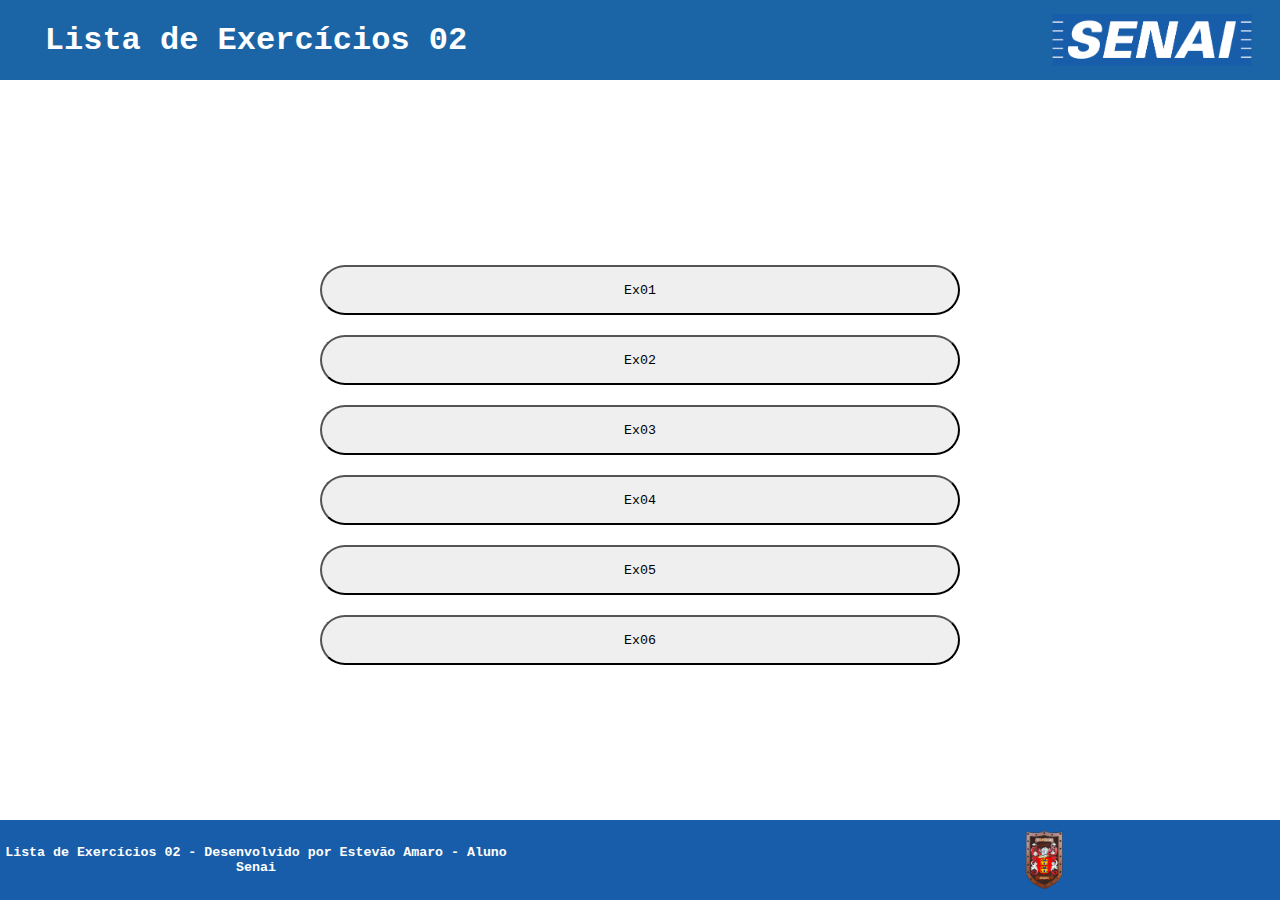
<file: Javascript/list2/index.html>
<!DOCTYPE html>
<html lang="en">

<head>
    <meta charset="UTF-8">
    <meta name="viewport" content="width=device-width, initial-scale=1.0">
    <title>Lista de exercicios 2
    </title>
    <link rel="stylesheet" href="style.css">
</head>

<body>
    <header>
        <h1>Lista de Exercícios 02</h1>
        <div class="divisor"></div>
        <img src="images/senai-165.png" alt="senaiLogo">
    </header>

    <ul>
        <li>
            <button onclick="Ex1()">Ex01
            </button>
        </li>
        <li>
            <button onclick="Ex2()">Ex02
            </button>
        </li>
        <li>
            <button onclick="Ex3()">Ex03
            </button>
        </li>
        <li>
            <button onclick="Ex4()">Ex04
            </button>
        </li>
        <li>
            <button onclick="Ex5()">Ex05
            </button>
        </li>
        <li>
            <button onclick="Ex6()">Ex06
            </button>
        </li>
    </ul>


    <footer>
        <h5>Lista de Exercícios 02 - Desenvolvido por Estevão Amaro - Aluno Senai</h5>
        <div class="divisor"></div>
        <img src="images/brasao-familia-amaro.png" alt="senaiLogo">
    </footer>

    <script src="script.js">
    </script>
</body>

</html>
</file>
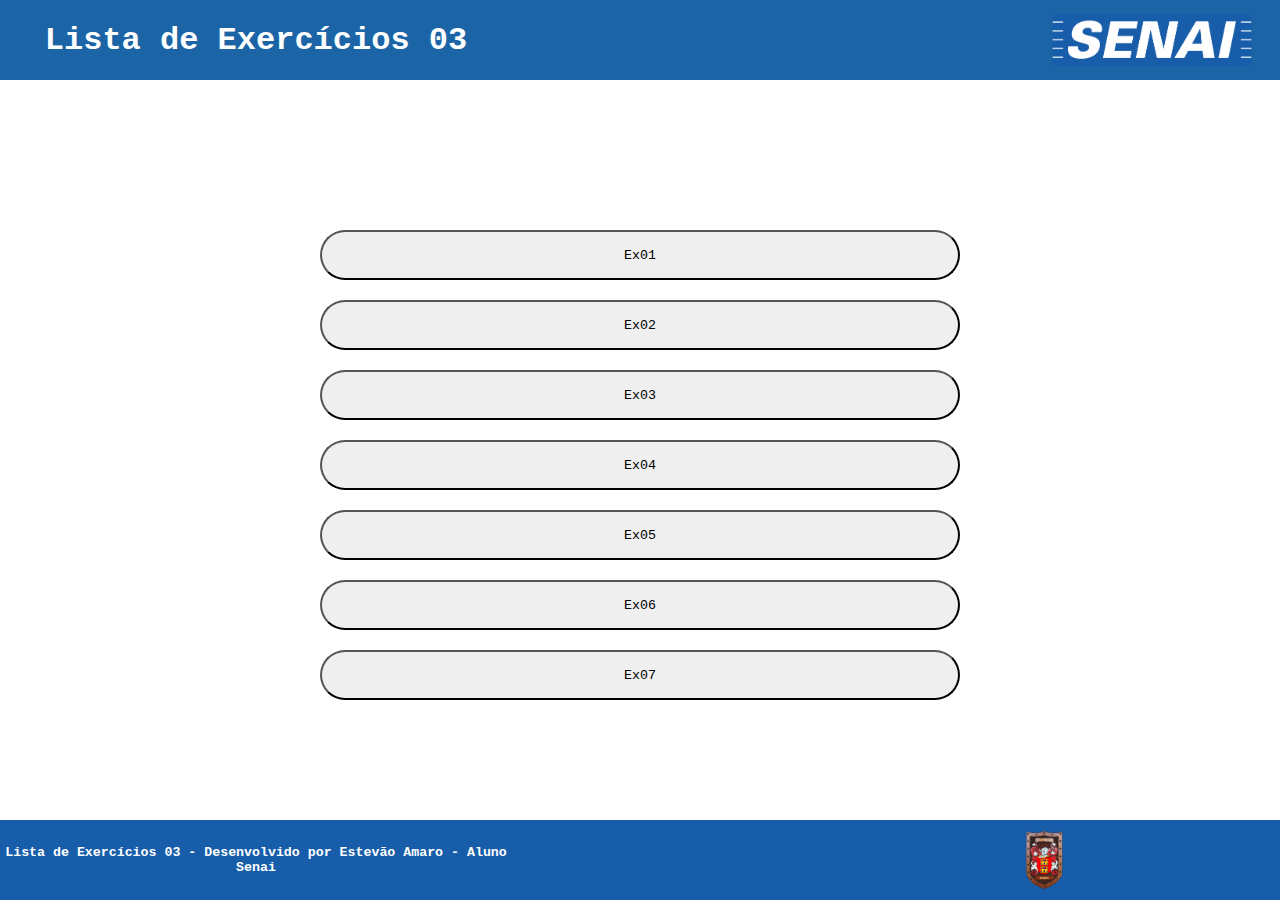
<file: Javascript/list3/index.html>
<!DOCTYPE html>
<html lang="pt-br">

<head>
    <meta charset="UTF-8">
    <meta name="viewport" content="width=device-width, initial-scale=1.0">
    <title>Lista de exercicios 03
    </title>
    <link rel="stylesheet" href="style.css">
</head>

<body>
    <header>
        <h1>Lista de Exercícios 03</h1>
        <div class="divisor"></div>
        <img src="images/senai-165.png" alt="senaiLogo">
    </header>

    
    <ul>
        <div class="content"><h1 id="content"></h1></div>
        <li>
            <button onclick="EX01()">Ex01
            </button>
        </li>
        <li>
            <button onclick="EX02()">Ex02
            </button>
        </li>
        <li>
            <button onclick="EX03()">Ex03
            </button>
        </li>
        <li>
            <button onclick="EX04()">Ex04
            </button>
        </li>
        <li>
            <button onclick="EX05()">Ex05
            </button>
        </li>
        <li>
            <button onclick="EX06()">Ex06
            </button>
        </li>
        <li>
            <button onclick="EX07()">Ex07
            </button>
        </li>
    </ul>


    <footer>
        <h5>Lista de Exercícios 03 - Desenvolvido por Estevão Amaro - Aluno Senai</h5>
        <div class="divisor"></div>
        <img src="images/brasao-familia-amaro.png" alt="senaiLogo">
    </footer>

    <script src="script.js">
    </script>
</body>

</html>
</file>
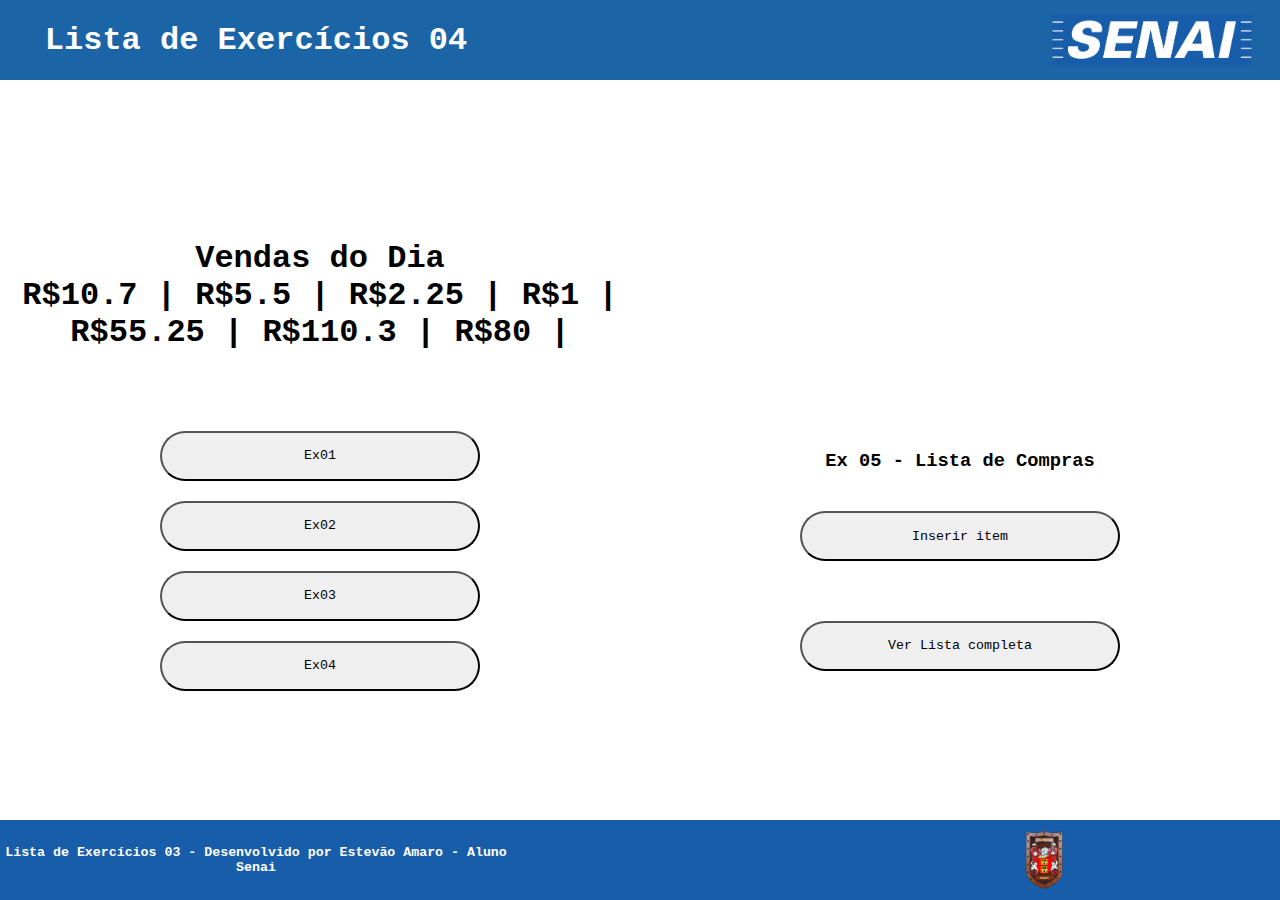
<file: Javascript/list4/index.html>
<!DOCTYPE html>
<html lang="pt-br">

<head>
    <meta charset="UTF-8">
    <meta name="viewport" content="width=device-width, initial-scale=1.0">
    <title>Lista de exercicios 04
    </title>
    <link rel="stylesheet" href="style.css">
</head>

<body>
    <header>
        <h1>Lista de Exercícios 04</h1>
        <div class="divisor"></div>
        <img src="images/senai-165.png" alt="senaiLogo">
    </header>


    <main id="main">
        <div class="content">
            <h1 id="content"></h1>
        </div>
        <div class="result">
            <h1 id="result"></h1>
        </div>

        <ul>
            
            <li>
                <button onclick="ex1()">Ex01
                </button>
            </li>
            <li>
                <button onclick="ex2()">Ex02
                </button>
            </li>
            <li>
                <button onclick="ex3()">Ex03
                </button>
            </li>
            <li>
                <button onclick="ex4()">Ex04
                </button>
            </li>
            <li>
        </ul>
        <ul class="ex05Box">
                <h3>Ex 05 - Lista de Compras</h3>
                <button onclick="inserirItem()">Inserir item</button>
                <button onclick="showList()">Ver Lista completa</button>

            </div>
        </ul>
    </main>
    <div id="hiddenItems">
        <input type="text" id="inputItem" placeholder="Item: Ex.: Maçã">
        <input type="number" id="inputItemPrice" placeholder="Preço Ex.: 14,99">
        <button onclick="additem()">Adicionar</button>
        <span onclick="closeInput()" class="icon">❌</span>
    </div>

    <div id="hiddenList">
        <ul id="itemList">

        </ul>
    </div>


    <footer>
        <h5>Lista de Exercícios 03 - Desenvolvido por Estevão Amaro - Aluno Senai</h5>
        <div class="divisor"></div>
        <img src="images/brasao-familia-amaro.png" alt="senaiLogo">
    </footer>

    <div class="success">
        <p>Adicionado com sucesso</p><span onclick="closeSucess()" class="icon2">❌</span>
    </div>
    <div class="success success2">
        <p>Erro ao tentar adicionar</p><span onclick="closeSucess2()" class="icon2">❌</span>
    </div>

    <script src="script.js">
    </script>
</body>

</html>
</file>
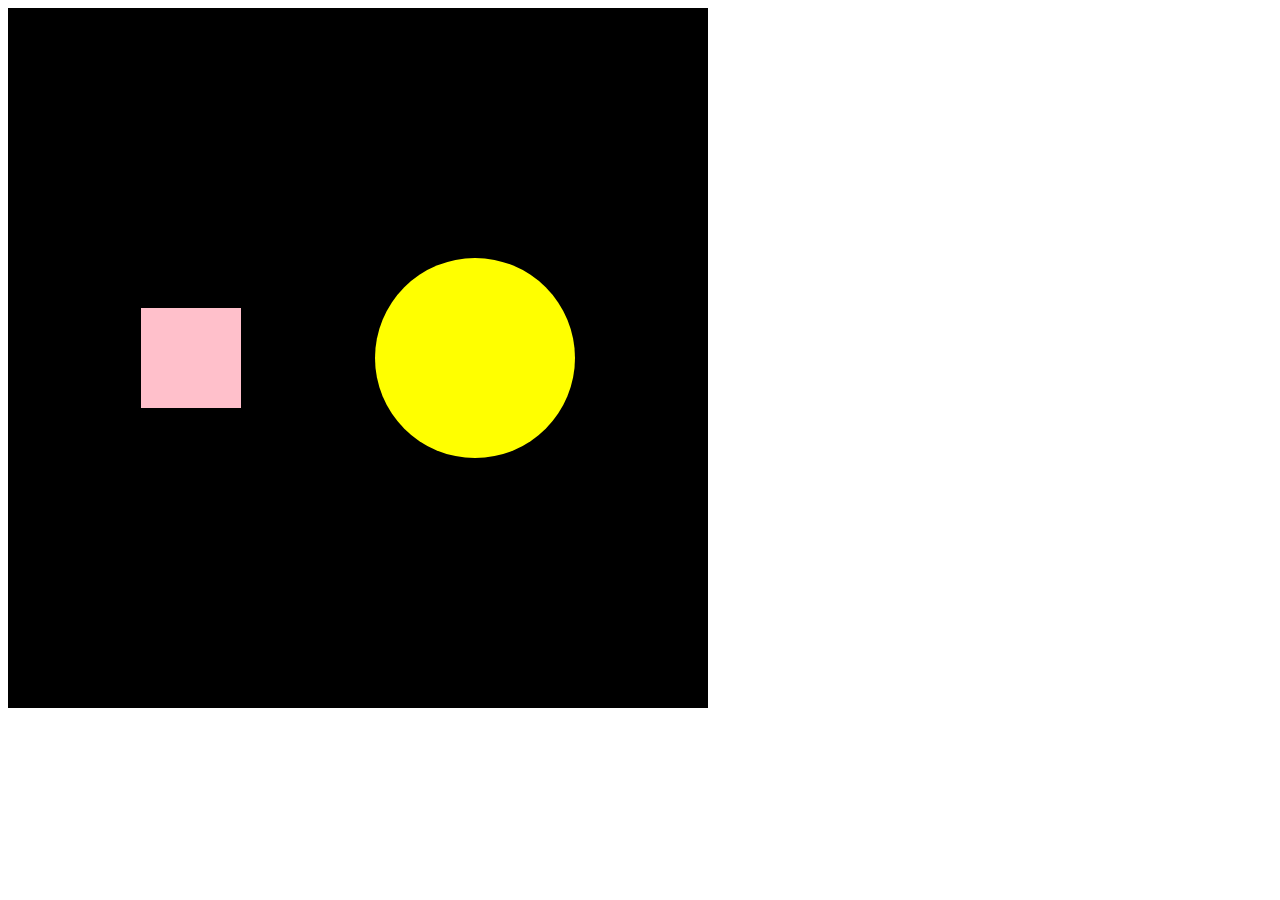
<file: Flexbox/teste.html>
<!DOCTYPE html>
<html lang="en">
<head>
    <meta charset="UTF-8">
    <meta name="viewport" content="width=device-width, initial-scale=1.0">
    <title>Document</title>
    <link rel="stylesheet" href="style.css">
</head>
<body>
    <div class="pai ">
        <div class="quadrado"></div>
        <div class="circulo"></div>
    </div>
</body>
</html>
</file>
<file: Flexbox/flexbox.css>
.polonia {
    width: 100%;
    height: 300px;
    display: flex;
    align-items: center;
    justify-content: center;
    flex-direction: column;
}

.bandeira div:nth-child(1) {
    width: 500px;
    height: 300px;
    color: white;
}
.bandeira div:nth-child(2) {
    width: 500px;
    height: 300px;
    background: red;
}
</file>
<file: Formulario Html e css/desafio.css>
*{
    margin: 0;
    padding: 0;
    box-sizing: border-box;
    outline: none;
}

body {
    width: 100vw;
    height: 100vh;
    background: #BBE8F5;
    font-family:'Open Sans', 'Helvetica Neue', sans-serif;
    display: flex;
    align-items: center;
    justify-content: center;
    overflow: hidden;
}

.container {
    background: #FFFFFC;
    width: 460px;
    display: flex;
    flex-direction: column;
    align-items: center;
    justify-content: center;
    padding: 30px;
    border-radius: 25px;
    border-right: 1px solid #99CBDC;
    border-bottom: 1px solid #99CBDC;
    border-left: 1px solid #99CBDC;
    margin: auto;
    box-shadow: 0px 14px 29px #7aa3b1;
}

.title {
    width: 100%;
    font-size: 18px;
    font-weight: lighter;
    color: #002D3B;
}

p {
    font-weight: 550;
    margin-bottom: 7px;
    color: #002D3B;
}

form {
    width: 100%;
}

.datasheader {
    margin-left: 5px;
}

.fieldset1 input {
    width: 145px;
    height: 25px;
    border: 1px solid #C9D9DB;
    border-radius: 5px;
}

fieldset {
    width: 100%;
    background: #C3E9EB;
    border-radius: 15px;
    padding: 5px;
    display: flex;
    flex-direction: column;
    align-items: start;
    justify-content: center;
    padding: 10px;
    margin-top: 20px;
    border: none;
}

.fieldset2 .job {
    margin-bottom: 7px;
}



.inputs {
    margin: 2px;
}
.inputs #name {
    margin-left: 8px;
}

.inputCity select {
    height: 27px;
    margin: 3px;
    border: 1px solid #C9D9DB;
    border-radius: 5px;
}

.data1>div, .data2> div {
    margin-bottom: 7px;
}

.data2 {
    display: flex;
    flex-direction: row;
    flex-wrap: wrap;
}
.data1 {
    display: flex;
    flex-direction: row;
    flex-wrap: wrap;
    width: 100%;
    padding: 0 0 5px 0px;
    margin-top: 7px;
}

.inputs2 {
    margin-right: 10px;
    display: flex;
    flex-direction: row;
}

.inputs2 label {
    margin-left: 6px;
    font-size: 14.6px;
}

.inputs2 label input {
    margin-right: 4px;
   
}

.inputs2 label input:checked {
    accent-color: #1463C1;
}

.titles {
    margin-left: 5px;
}

.subtitle {
    margin-top: 5px;
    margin-left: 5px;
    margin-bottom: 10px;
}

.curriculo {
    width: 100%;
    display: flex;
    align-items: center;
    justify-content: center;
}

.curriculo label{
    margin-right: 0px;
    margin-top: 15px;
    width: 40%;
    margin-left: 5px;
}

textarea {
    width: 100%;
    border: 0.5px solid #C9D9DB;
    border-radius: 6px;
    padding: 3px;
}

.botoes {
    width: 100%;
    display: flex;
    align-items: center;
    justify-content: start;
    margin-top: 13px ;
}

.botoes input {
    color: white;
    background: #1463C1;
    height: 30px;
    width: 70px;
    border: 1px solid #C9D9DB;
    border-radius: 6px;
    margin-right: 5px;
    opacity: 1;
    transition: all 0.5s;
}

.botoes button {
    color: black;
    background: #EAEEED;
    height: 30px;
    width: 70px;
    border: 1px solid #C9D9DB;
    border-radius: 6px;
    margin-right: 5px;
    opacity: 1;
    transition: all 0.5s;
}

.botoes input:hover {
    opacity: 0.8;
    transition: all 0.5s;

}
.botoes button:hover {
    opacity: 0.8;
    transition: all 0.5s;

}
</file>
<file: Flexbox/Bandeiras/flexbox.css>
* {
    margin: 0;
    padding: 0;
    box-sizing: border-box;
    outline: none;
}

body {
    width: 100%;
    height: auto;
    display: flex;
    flex-wrap: wrap;
    align-items: center;
    justify-content: space-evenly;
    flex-direction: column;
    background: radial-gradient( #151535, #151535,#151535, #094b09);
    color: white;
}

.bandeira {
    margin-top: 10px;
    margin-right: 10px;
    width: 400px;
    height: 200px;
    display: flex;
    flex-direction: column;
    align-items: center;
    justify-content: center;
    box-shadow:5px 5px 25px #1e7e1e;
}

.polonia,
.italia,
.japao,
.suecia,
.trinidad,
.Guine,
.kuwait,
.grecia,
.brasil,
.macedonia,
.macedonia2 {
    width: 100%;
    height: 100%;
}

.italia,
.japao {
    display: flex;
    align-items: center;
    justify-content: center;
}


.polonia>div:nth-child(1) {
    background-color: white;
    width: 100%;
    height: 50%;
}

.polonia>div:nth-child(2) {
    background-color: red;
    width: 100%;
    height: 50%;
}


.italia>div:nth-child(1) {
    background-color: green;
    width: 33%;
    height: 100%;
}

.italia>div:nth-child(2) {
    background-color: white;
    width: 33%;
    height: 100%;
}

.italia>div:nth-child(3) {
    background-color: red;
    width: 33%;
    height: 100%;
}


.japao>div:nth-child(1) {
    background-color: white;
    width: 100%;
    height: 100%;
    display: flex;
    align-items: center;
    justify-content: center;
}

.japao>div:nth-child(1) .ball {
    background-color: red;
    width: 80px;
    height: 80px;
    border-radius: 50%;
}

.suecia>div:nth-child(1) {
    background-color: #295683;
    width: 100%;
    height: 100%;
    display: flex;
    flex-direction: column;
    justify-content: center;
    position: relative;
}

.suecia .barra1 {
    background-color: orange;
    width: 45px;
    height: 100%;
    margin-left: 25%;
}

.suecia .barra2 {
    background-color: orange;
    width: 100%;
    height: 45px;
    position: absolute;
}

.trinidad>div:nth-child(1) {
    background-color: rgb(198, 11, 11);
    width: 100%;
    height: 100%;
    display: flex;
    align-items: center;
    justify-content: center;
    overflow: hidden;
}

.trinidad .barra1 {
    width: 45px;
    height: 230%;
    background-color: black;
    border: 5px solid white;
    transform: rotate(120deg);
}

.Guine {
    width: 100%;
    height: 100%;
    display: flex;
    align-items: center;
    justify-content: center;
}

.Guine .star {
    width: 25%;
    height: 100%;
    background-color: rgb(157, 2, 2);
    display: flex;
    align-items: center;
    justify-content: center;

}

.star .icon {
    font-size: 80px;
    margin-bottom: 25px;
    color: black;
}

.Guine .colors {
    width: 75%;
    height: 100%;
    display: flex;
    flex-direction: column;
    align-items: center;
    justify-content: center;
}

.Guine .colors div:nth-child(1) {
    width: 100%;
    height: 50%;
    background-color: #f7d954;
}

.Guine .colors div:nth-child(2) {
    width: 100%;
    height: 50%;
    background-color: #099909;
}

.kuwait {
    width: 100%;
    height: 100%;
    display: flex;
    flex-direction: column;
    align-items: center;
    justify-content: center;
    position: relative;
    overflow: hidden;
}

.kuwait div:nth-child(1) {
    width: 100%;
    height: 33%;
    background-color: #257e25;
}

.kuwait div:nth-child(2) {
    width: 100%;
    height: 33%;
    background-color: white;
}

.kuwait div:nth-child(3) {
    width: 100%;
    height: 33%;
    background-color: red;
}

.blackBlock {
    position: absolute;
    width: 30%;
    height: 33%;
    background-color: black;
    margin-right: 80%;
}

.blackBlock::before {
    transform: rotate(33deg);
    position: inherit;
    content: '';
    background: black;
    width: 100%;
    height: 100%;
    top: -58.5%;
    right: 6.9%;
}

.blackBlock::after {
    transform: rotate(-33.5deg);
    position: inherit;
    content: '';
    background: black;
    width: 100%;
    height: 100%;
    top: 58.7%;
    right: 6.8%;
}

.grecia {
    width: 100%;
    height: 100%;
    background-color: white;
    position: relative;
}

.grecia .listras-box {
    width: 100%;
    height: 100%;
    display: flex;
    flex-direction: column;
    align-items: center;
    justify-content: space-between;
}

.listras-box .listras {
    width: 100%;
    height: 12%;
    background-color: #2672be;
}

.grecia .left-block {
    position: absolute;
    display: flex;
    align-items: center;
    justify-content: center;
    width: 28%;
    height: 56%;
    background-color: #2672be;
    top: 0;
    left: 0;
}

.left-block .barra1 {
    width: 20.6%;
    height: 100%;
    background-color: white;

}

.left-block .barra2 {
    width: 100%;
    height: 20.6%;
    background-color: white;
    position: absolute;
}

.brasil {
    width: 100%;
    height: 100%;
    display: flex;
    align-items: center;
    justify-content: center;
    background-color: #0dc40d;
}

.brasil .losangulo-box {
    width: 100%;
    height: 100%;
    display: flex;
    align-items: center;
    justify-content: center;
    transform: rotate(136deg);
}

.brasil .losangulo-box .losangulo {
    width: 43%;
    height: 86%;
    display: flex;
    align-items: center;
    justify-content: center;
    transform: skew(20deg, 20deg);
    background-color: yellow;
}

.brasil .losangulo-box .losangulo .ball {
    width: 60%;
    height: 100%;
    position: relative;
    display: flex;
    align-items: center;
    justify-content: center;
    border-radius: 50%;
    transform: rotate(-136deg);
    background-color: #2a2af1;
    overflow: hidden;
}

.brasil .losangulo-box .losangulo .ball .title {
    min-width: 130%;
    height: 59%;
    display: flex;
    align-items: center;
    justify-content: center;
    margin-top: 30%;
    border-radius: 200%;
    transform: skew(0deg, 20deg);
    background-color: white;
}

.brasil .losangulo-box .losangulo .ball .title span {
    position: absolute;
    bottom: 100%;
    left: 18%;
    display: flex;
    align-items: center;
    justify-content: center;
    font-size: 10px;

    text-align: center;
    color: #188618;
}

.brasil .losangulo-box .losangulo .ball .title span:nth-child(1) {
    top: 18px;
    right: 110.5px;
    transform: rotate(165deg);
}

.brasil .losangulo-box .losangulo .ball .title span:nth-child(2) {
    top: 15px;
    right: 99px;
    transform: rotate(-19deg);
}

.brasil .losangulo-box .losangulo .ball .title span:nth-child(3) {
    top: 12px;
    right: 87px;
    transform: rotate(-20deg);
}

.brasil .losangulo-box .losangulo .ball .title span:nth-child(4) {
    top: 10.7px;
    right: 75px;
    transform: rotate(-13deg);
}

.brasil .losangulo-box .losangulo .ball .title span:nth-child(5) {
    top: 9px;
    right: 61px;
    transform: rotate(-7deg);
}

.brasil .losangulo-box .losangulo .ball .title span:nth-child(6) {
    top: 7.5px;
    right: 43px;
    transform: rotate(-7deg);
}

.brasil .losangulo-box .losangulo .ball .title span:nth-child(7) {
    top: 7px;
    right: 28px;
    transform: rotate(-1deg)
}

.brasil .losangulo-box .losangulo .ball .title span:nth-child(8) {
    top: 7px;
    right: 16px;
    transform: rotate(6deg)
}

.brasil .losangulo-box .losangulo .ball .title span:nth-child(9) {
    top: 8px;
    right: 3px;
    transform: rotate(12deg)
}

.brasil .losangulo-box .losangulo .ball .title span:nth-child(10) {
    top: 9px;
    right: -11px;
    transform: rotate(14deg)
}

.brasil .losangulo-box .losangulo .ball .title span:nth-child(11) {
    top: 11px;
    right: -24px;
    transform: rotate(15deg)
}

.brasil .losangulo-box .losangulo .ball .title span:nth-child(12) {
    top: 13px;
    right: -36px;
    transform: rotate(20deg)
}

.brasil .losangulo-box .losangulo .ball .title span:nth-child(13) {
    top: 16px;
    right: -48px;
    transform: rotate(25deg)
}

.brasil .losangulo-box .losangulo .ball .title span:nth-child(14) {
    top: 19px;
    right: -59px;
    transform: rotate(29deg)
}

.brasil .losangulo-box .losangulo .ball .title span:nth-child(15) {
    top: 23px;
    right: -71px;
    transform: rotate(23deg)
}

.losangulo .ball .title::after {
    content: '';
    position: absolute;
    min-width: 100%;
    height: 100%;
    top: 14%;
    border-radius: 200%;
    transform: skew(0deg, 2deg);
    background-color: #2a2af1;

}

.losangulo .ball .stars-box {
    width: 100%;
    height: 100%;
    position: absolute;
    color: white;
    font-size: 7px;
}

.losangulo .ball .stars-box .stars {
    width: 100%;
    height: 100%;
    position: relative;
    display: flex;
    align-items: center;
    justify-content: center;
}

.losangulo .ball .stars-box .stars .s_1 {
    position: absolute;
    top: 27%;
    left: 60%;
    font-size: 7px;
}

.losangulo .ball .stars-box .stars .s_2 {
    position: absolute;
    top: 43%;
    left: 60%;
    font-size: 4.5px;
}

.losangulo .ball .stars-box .stars .s_3 {
    position: absolute;
    top: 37%;
    left: 8%;
    font-size: 7px;
}

.losangulo .ball .stars-box .stars .s_4 {
    position: absolute;
    top: 62%;
    left: 92%;
    font-size: 4px;
}

.losangulo .ball .stars-box .stars .s_5 {
    position: absolute;
    top: 60%;
    left: 83%;
    font-size: 7px;
}

.losangulo .ball .stars-box .stars .s_6 {
    position: absolute;
    top: 66%;
    left: 86%;
    font-size: 5px;
}


.losangulo .ball .stars-box .stars .s_7 {
    position: absolute;
    top: 69%;
    left: 83%;
    font-size: 5px;
}

.losangulo .ball .stars-box .stars .s_8 {
    position: absolute;
    top: 72%;
    left: 78%;
    font-size: 4px;
}

.losangulo .ball .stars-box .stars .s_9 {
    position: absolute;
    top: 70.5%;
    left: 73%;
    font-size: 4px;
}

.losangulo .ball .stars-box .stars .s_10 {
    position: absolute;
    top: 76.5%;
    left: 72.5%;
    font-size: 6px;
}

.losangulo .ball .stars-box .stars .s_11 {
    position: absolute;
    top: 84%;
    left: 73.5%;
    font-size: 4px;
}

.losangulo .ball .stars-box .stars .s_12 {
    position: absolute;
    top: 72.8%;
    left: 67%;
    font-size: 4px;
}

.losangulo .ball .stars-box .stars .s_13 {
    position: absolute;
    top: 70%;
    left: 58%;
    font-size: 5.5px;
}

.losangulo .ball .stars-box .stars .s_14 {
    position: absolute;
    top: 78.5%;
    left: 61%;
    font-size: 6px;
}

.losangulo .ball .stars-box .stars .s_15 {
    position: absolute;
    top: 87%;
    left: 48%;
    font-size: 2px;
}

.losangulo .ball .stars-box .stars .s_16 {
    position: absolute;
    top: 49%;
    left: 30%;
    font-size: 6px;
}

.losangulo .ball .stars-box .stars .s_17 {
    position: absolute;
    top: 59%;
    left: 19%;
    font-size: 3px;
}

.losangulo .ball .stars-box .stars .s_18 {
    position: absolute;
    top: 60.5%;
    left: 12%;
    font-size: 7px;
}

.losangulo .ball .stars-box .stars .s_19 {
    position: absolute;
    top: 66%;
    left: 6%;
    font-size: 6px;
}

.losangulo .ball .stars-box .stars .s_20 {
    position: absolute;
    top: 67.6%;
    left: 23%;
    font-size: 6px;
}

.losangulo .ball .stars-box .stars .s_21 {
    position: absolute;
    top: 73.5%;
    left: 22%;
    font-size: 4px;
}

.losangulo .ball .stars-box .stars .s_22 {
    position: absolute;
    top: 77%;
    left: 28.5%;
    font-size: 7px;
}

.losangulo .ball .stars-box .stars .s_23 {
    position: absolute;
    top: 67%;
    left: 45.5%;
    font-size: 7px;
}

.losangulo .ball .stars-box .stars .s_24 {
    position: absolute;
    top: 62%;
    left: 45%;
    font-size: 3px;
}

.losangulo .ball .stars-box .stars .s_25 {
    position: absolute;
    top: 55%;
    left: 47%;
    font-size: 5.5px;
}

.losangulo .ball .stars-box .stars .s_26 {
    position: absolute;
    top: 58.4%;
    left: 42.5%;
    font-size: 4px;
}

.losangulo .ball .stars-box .stars .s_27 {
    position: absolute;
    top: 58%;
    left: 52.5%;
    font-size: 5.5px;
}

.macedonia {
    position: relative;
    width: 100%;
    height: 100%;
    display: flex;
    align-items: center;
    justify-content: center;
    background-color: #BA2025;
}

.macedonia .ball {
    position: absolute;
    width: 20%;
    height: 40%;
    border-radius: 50%;
    background-color: #F3E944;
    z-index: 2;
    outline: 1rem solid #BA2025;
}

.macedonia .barras-box {
    position: relative;
    width: 100%;
    height: 100%;
    overflow: hidden;
}

.macedonia .barras-box .barraBox {
    top: 12.5%;
    left: -6%;
    transform: rotate(32deg);
    position: absolute;
    background-color: #F3E944;
    width: 57%;
    height: 6.25%;
}

.macedonia .barras-box .barraBox::before {
    content: '';
    top: 85%;
    left: 5%;
    transform: rotate(-7deg);
    position: absolute;
    background-color: #F3E944;
    width: 100%;
    height: 100%;
}

.macedonia .barras-box .barraBox::after {
    content: '';
    top: 82%;
    left: -30%;
    transform: rotate(-4deg);
    position: absolute;
    background-color: #F3E944;
    width: 100%;
    height: 125%;
}

#barraBox2 {
    transform: rotate(112deg);
    top: -30%;
    left: 31.5%;
}

#barraBox2::before {
    content: '';
    top: 860%;
    left: -8%;
    transform: rotate(-48deg);
    position: absolute;
    width: 127%;
    height: 100%;
}

#barraBox2::after {
    content: '';
    top: 347%;
    left: -22%;
    border-radius: 30%;
    transform: rotate(-23deg);
    position: absolute;
    width: 119%;
    height: 365%;
}

#barraBox3 {
    transform: rotate(-204deg);
    left: 46%;
    top: 20.5%;
}

#barraBox4 {
    transform: rotate(183deg);
    left: 56%;
    top: 51%;
}

#barraBox5 {
    transform: rotate(211deg);
    left: 46.5%;
    top: 81%;
}


#barraBox6 {
    transform: rotate(-66deg);
    top: 123%;
    left: 10%
}

#barraBox6::before {
    content: '';
    top: 860%;
    left: -8%;
    transform: rotate(-48deg);
    position: absolute;
    width: 126.5%;
    height: 108%;
}

#barraBox6::after {
    content: '';
    top: 347%;
    left: -22%;
    border-radius: 30%;
    transform: rotate(-23deg);
    position: absolute;
    width: 119%;
    height: 365%;
}



#barraBox7 {
    transform: rotate(-25deg);
    left: -7%;
    top: 77%;
}


#barraBox8 {
    transform: rotate(364deg);
    left: -12%;
    top: 44%;
}

.macedonia2 {
    background: conic-gradient(
        #F3E944 0deg 13.84deg,
         #BA2025 13.84deg 55.36deg,
         #F3E944 55.36deg 69.2deg,
        #BA2025 69.2deg 83.04deg,
        #F3E944 83.04deg 96.88deg,
        #BA2025 96.88deg 110.72deg,
        #F3E944 110.72deg 124.56deg,
         #BA2025 124.56deg 166.08deg,
        #F3E944 166.08deg 193.76deg,
         #BA2025 193.76deg 235.28deg,
        #F3E944 235.28deg 249.12deg,
         #BA2025 249.12deg 262.96deg,
        #F3E944 262.96deg 276.8deg,
         #BA2025 276.8deg 290.64deg,
        #F3E944 290.64deg 304.48deg,
        #BA2025 304.48deg 318.32deg,
        #BA2025 0deg 346deg,
        #F3E944 346deg 0deg
);
display: flex;
align-items: center;
justify-content: center;
}

.macedonia2 .ball {
    width: 14%;
    height: 28%;
    border-radius: 50%;
    background-color: #F3E944;
    outline: 0.5rem solid #BA2025;
}
</file>
<file: Flexbox/Prova parte 2/style.css>
* {
    margin: 0;
    padding: 0;
    box-sizing: border-box;
    outline: none;
}

body {
    width: 100%;
    height: 100vh;
    display: flex;
    align-items: center;
    justify-content: center;
    background: #412a2a;
}

.bandeira {
    width: 500px;
    height: 300px;
    overflow: hidden;
    border-radius: 50px;

    && .grabetanha {
        position: relative;
        width: 100%;
        height: 100%;
        background: rgb(59, 59, 152);

        && .barras {
            z-index: 1;
            border-top: 18px solid white;
            border-bottom: 5px solid white;
            width: 55%;
            height: 41px;
        }

        && .barra1 {
            position: absolute;
            background-color: #d53232;
            transform: rotate(29deg);
            top: 15%;
            right: 54%;
        }

        && .barra2 {
            position: absolute;
            background-color: #d53232;
            transform: rotate(-32deg);
            top: 74%;
            right: 54%;
        }

        && .barra3 {
            position: absolute;
            background-color: #d53232;
            transform: rotate(147deg);
            top: 14%;
            right: -7%;
        }

        && .barra4 {
            position: absolute;
            background-color: #d53232;
            transform: rotate(210deg);
            top: 73%;
            right: -9%;
        }
    }

    && .ball-box {
        width: 100%;
        height: 100%;
        position: relative;
        display: flex;
        align-items: center;
        justify-content: center;
        z-index: 2;
    }

    && .ball {
        position: absolute;
        width: 95px;
        height: 95px;
        border-radius: 50%;
        margin: auto;
        background: white;
    }

    .cruz {
        position: absolute;
        top: 0;
        width: 100%;
        height: 100%;
        display: flex;
        align-items: center;
        justify-content: center;
        z-index: 3;

        && div:nth-child(1) {
            position: absolute;
            width: 100%;
            height: 3.5rem;
            background-color: #d53232;
            border-top: 8px solid white;
            border-bottom: 8px solid white;
            z-index: 3;
        }

        && div:nth-child(2) {
            position: absolute;
            width: 3.5rem;
            height: 100%;
            background-color: #d53232;
            border-left: 8px solid white;
            border-right: 8px solid white;
            z-index: 3;
        }

        && div:nth-child(2)::before {
            content: '';
            position: absolute;
            width: 100%;
            height: 100%;
            background: #d53232;
            transform: rotate(90deg);
        }
    }

}
</file>
<file: Flexbox/Prova/style.css>
* {
    margin: 0;
    padding: 0;
    box-sizing: border-box;
}

body {
    font-family: 'Arial', sans-serif;
    line-height: 1.6;
    color: #333;
    background: linear-gradient(135deg, #13182d 50%, #1b19a0 50%);
    min-height: 100vh;
}

/* ----------------------------------- Cabeçalho--------------------------------------- */
header {
    background: rgba(0, 0, 0, 0.8);
    color: white;
    padding: 2rem 0;
    text-align: start;
    box-shadow: 0 2px 10px #070628;
}

.container, #container {
    max-width: 1200px;
    margin: 0 auto;
    padding: 0 20px;
}

.container {
    display: flex;
    align-items: center;
    justify-content: space-between;
    margin-left: 1%;
    text-align: center;
}
.brasao {
    width: 100px;
}

header img {
    width: 80%;
    height: 100%;
}

header h1 {
    font-size: 1.8rem;
    font-weight: bold;
    text-shadow: 2px 2px 4px rgba(0, 0, 0, 0.5);
    margin-bottom: 0.5rem;
}

header p {
    font-size: 1rem;
    opacity: 0.9;
}

/* ------------------------------- Conteúdo Principal ---------------------------------- */
main {
    padding: 3rem 0;
}

.intro {
    text-align: center;
    margin-bottom: 3rem;
    color: white;
}

.intro h2 {
    font-size: 2rem;
    margin-bottom: 1rem;
    text-shadow: 1px 1px 3px rgba(0, 0, 0, 0.5);
}

.intro p {
    font-size: 1.1rem;
    max-width: 600px;
    margin: 0 auto;
    text-shadow: 1px 1px 2px rgba(0, 0, 0, 0.3);
}

/*-----------------------  Lista de Filmes --------------------------------*/
.movies-list {
    list-style: none;
    display: flex;
    align-items: center;
    justify-content: center;
    flex-wrap: wrap;
    gap: 2rem;
    margin: 2rem 0;
}

.movie-item {
    width: 700px;
    background: rgba(255, 255, 255, 0.95);
    border-radius: 15px;
    padding: 2rem;
    box-shadow: 0 2px 15px #7671fd;
    transition: transform 0.3s ease, box-shadow 0.3s ease;
    border: 2px solid transparent;
}

.movie-item img {
    width: 100%;
    border-radius: 25px 0px;
}

.movie-item:hover {
    transform: translateY(-5px);
    box-shadow: 0 12px 35px #7671fd;
    border-color: #667eea;
}

.movie-number {
    display: inline-block;
    background: linear-gradient(45deg, #667eea, #1b19a0);
    color: white;
    width: 40px;
    height: 40px;
    border-radius: 50%;
    text-align: center;
    line-height: 40px;
    font-weight: bold;
    font-size: 1.2rem;
    margin-bottom: 1rem;
}

.movie-title {
    font-size: 1.5rem;
    font-weight: bold;
    color: #333;
    margin-bottom: 0.5rem;
}

.movie-year {
    color: #666;
    font-size: 1rem;
    margin-bottom: 1rem;
    font-style: italic;
}

.movie-description {
    color: #555;
    line-height: 1.6;
    font-size: 0.95rem;
}

/* ------------------------------------ Rodapé --------------------------------------------- */
footer {
    background: rgba(0, 0, 0, 0.9);
    color: white;
    text-align: center;
    padding: 2rem 0;
    margin-top: 3rem;
}

footer .container {
    justify-content: center;
    margin: auto;
}

footer p {
    font-size: 1rem;
    opacity: 0.8;
}

/* Responsivo */
@media (max-width: 768px) {
    header h1 {
        font-size: 2.5rem;
    }

    .movies-list {
        grid-template-columns: 1fr;
        gap: 1.5rem;
    }

    .movie-item {
        padding: 1.5rem;
    }

    .intro h2 {
        font-size: 1.8rem;
    }
}

@media (max-width: 480px) {
    header h1 {
        font-size: 2rem;
    }

    .container, #container {
        padding: 0 15px;
        flex-direction: column;
    }

    .movie-item {
        padding: 1.2rem;
    }
}
</file>
<file: Javascript/list2/style.css>
*{
    font-family: 'Courier New', Courier, monospace;
    margin: 0;
    padding: 0;
    box-sizing: border-box;
    outline: none;
}

body {
    width: 100vw;
    height: 100vh;
    display: flex;
    flex-direction: column;
    justify-content: space-between;
}

header {
    width: 100%;
    height: 80px;
    display: grid;
    align-items: center;
    text-align: center;
    justify-items: center;
    grid-template-columns: 2fr 2fr 1fr;
    color: white;
    background: #1B65A6;

    margin-bottom: 50px;

    && img {
        width: 80%;
    }
}

ul {
    width: 100%;
    display: grid;
    grid-template-columns: 1fr;
    list-style: none;
    display: flex;
    flex-direction: column;
    align-items: center;
    justify-content: center;

    && li {
        width: 100%;
        text-align: center;
    }

    && button {
        width: 50%;
        height: 50px;
        margin-bottom: 20px;
        border-radius: 25px;
        transition: background 0.5s, color 0.5s;
    }

    && button:hover {
        background: #1B65A6;
        color: white;
        cursor: pointer;
        
    }

}

footer {
    width: 100%;
    height: 80px;
    background: #185DA9;
    color: white;
    display: grid;
    grid-template-columns: 2fr 2fr 1fr;
    text-align: center;
    align-items: center;

    && img {
        width: 40px;
    }
}
</file>
<file: Javascript/list3/style.css>
*{
    font-family: 'Courier New', Courier, monospace;
    margin: 0;
    padding: 0;
    box-sizing: border-box;
    outline: none;
}

body {
    width: 100vw;
    height: 100vh;
    display: flex;
    flex-direction: column;
    justify-content: space-between;
}

header {
    width: 100%;
    height: 80px;
    display: grid;
    align-items: center;
    text-align: center;
    justify-items: center;
    grid-template-columns: 2fr 2fr 1fr;
    color: white;
    background: #1B65A6;

    margin-bottom: 50px;

    && img {
        width: 80%;
    }
}

ul {
    width: 100%;
    display: grid;
    grid-template-columns: 1fr;
    list-style: none;
    display: flex;
    flex-direction: column;
    align-items: center;
    justify-content: center;

    && li {
        width: 100%;
        text-align: center;
    }

    && button {
        width: 50%;
        height: 50px;
        margin-bottom: 20px;
        border-radius: 25px;
        transition: background 0.5s, color 0.5s;
    }

    && button:hover {
        background: #1B65A6;
        color: white;
        cursor: pointer;
        
    }

}

footer {
    width: 100%;
    height: 80px;
    background: #185DA9;
    color: white;
    display: grid;
    grid-template-columns: 2fr 2fr 1fr;
    text-align: center;
    align-items: center;

    && img {
        width: 40px;
    }
}
</file>
<file: Javascript/list4/style.css>
*{
    font-family: 'Courier New', Courier, monospace;
    margin: 0;
    padding: 0;
    box-sizing: border-box;
    outline: none;
}

body {
    width: 100vw;
    height: 100vh;
    display: flex;
    flex-direction: column;
    justify-content: space-between;
}

header {
    width: 100%;
    height: 80px;
    display: grid;
    align-items: center;
    text-align: center;
    justify-items: center;
    grid-template-columns: 2fr 2fr 1fr;
    color: white;
    background: #1B65A6;

    margin-bottom: 50px;

    && img {
        width: 80%;
    }
}

main {
    opacity: 1;
    display: grid;
    grid-template-columns: 1fr 1fr;
}

ul {
    width: 100%;
    list-style: none;
    display: flex;
    flex-direction: column;
    align-items: center;
    justify-content: space-around;

    && li {
        width: 100%;
        text-align: center;
    }

    && button {
        width: 50%;
        height: 50px;
        margin-bottom: 20px;
        border-radius: 25px;
        transition: background 0.5s, color 0.5s;
    }

    && button:hover {
        background: #1B65A6;
        color: white;
        cursor: pointer;
        
    }

}
.ex05 {
    justify-content: center;
    align-items: center;
}


footer {
    width: 100%;
    height: 80px;
    background: #185DA9;
    color: white;
    display: grid;
    grid-template-columns: 2fr 2fr 1fr;
    text-align: center;
    align-items: center;

    && img {
        width: 40px;
    }
}

#content, #result {
    text-align: center;
    margin-bottom: 80px;
}
#hiddenItems {
    width: 100%;
    height: 100%;
    flex-direction: row;
    justify-content: center;
    display: none;

    && button {
        position: absolute;
        top: 75%;
        width: 150px;
        height: 50px;
        border-radius: 30px;
        border: 1px solid #1B65A6;
        transition: background 0.5s, color 0.5s;
    }
    && button:hover {
        color: white;
        background: #1B65A6;
        cursor: pointer;
    }
}

#inputItem, #inputItemPrice {
    position: absolute;
    width: 80%;
    height: 90px;
    border-radius: 50px;
    font-size: 1.5rem;
    text-align: center;
    top: 50%;
    border: 1px solid #1B65A6;
    transform: rotate3d(0, 0, 0, 0deg);
    transition: all 0.5s;
}
#inputItemPrice {
    top: 63%;
    height: 75px;
    width: 35%;
}

#inputItem:focus, #inputItemPrice:focus {
    transform: rotate3d(1, 91, 1, 35deg);
}

.icon, .icon2 {
    transition: all 0.5s;
}
.icon:hover, .icon2:hover {
    transform: rotate3d(1, 91, 1, 35deg);
}

.icon {
    position: absolute;
    top: 40%;
    left: 90%;
    cursor: pointer;
}
.icon2 {
    position: absolute;
    top: 5%;
    left: 96%;
    cursor: pointer;
}

.iconTrash {
    width: 50px;
    margin-left: 50px;
    cursor: pointer;
}

#hiddenList {
    position: absolute;
    width: 100%;
    height: 100%;
    top: 0;
    left:0;
    display: none;
    align-items: center;
    justify-content: center;
    border-radius: 30px;
    background-color: transparent;

    && ul {
        width: 500px;
        height: 800px;
        border: 1px solid #185DA9;
        border-radius: 30px;
        background-color: white;
        position: relative;

        && li {
            width: 100%;
        }

        && .icon3 {
            position: absolute;
            top: 20px;
            right: 20px;
            cursor: pointer;
        }
    }
}

.success {
    width: 100%;
    height: 25px;
    position: fixed;
    top: 0;
    text-align: center;
    align-content: center;
    background-color: greenyellow;
    font-weight: 900;
    text-transform: uppercase;
    letter-spacing: 2px;
    display: none;
} 

.success2 {
    background-color: red;
    color: white;
    display: none;
}
</file>
<file: Flexbox/style.css>
.pai{
    width: 700px;
    height: 700px;
    background: black;
    display: flex;
    align-items: center;
    justify-content: space-evenly;
    flex-direction: row;
}

.quadrado {
    width: 100px;
    height: 100px;
    background: pink;
}

.circulo {
    width: 200px;
    height: 200px;
    background: yellow;
    border-radius: 50%;
}
</file>
<file: Javascript/list1/style.css>
/* Reset básico */
* {
    margin: 0;
    padding: 0;
    box-sizing: border-box;
}

body {
    font-family: 'Arial', sans-serif;
    line-height: 1.6;
    color: #333;
    background-color: #f4f4f4;
}

/* Header */
header {
    background-color: #2c3e50;
    color: white;
    text-align: center;
    padding: 1rem 0;
    margin-bottom: 2rem;
}

header h1 {
    font-size: 2rem;
    font-weight: 300;
}

/* Título de boas-vindas */
body > h1 {
    text-align: center;
    margin-bottom: 2rem;
    color: #2c3e50;
    font-size: 1.5rem;
    font-weight: 400;
}

.username {
    color: #4173bd;
    font-weight: 600;
}

/* Main container */
main {
    max-width: 800px;
    margin: 0 auto;
    padding: 0 1rem;
}

/* Containers das calculadoras */
.container {
    background: white;
    margin-bottom: 2rem;
    padding: 1.5rem;
    border-radius: 8px;
    box-shadow: 0 2px 5px rgba(0, 0, 0, 0.1);
}

.container h2 {
    color: #2c3e50;
    margin-bottom: 1rem;
    font-size: 1.2rem;
    font-weight: 500;
}

/* Formulários */
form {
    display: flex;
    flex-wrap: wrap;
    align-items: center;
    gap: 0.5rem;
}

/* Inputs */
input, textarea {
    padding: 0.5rem;
    border: 2px solid #ddd;
    border-radius: 4px;
    font-size: 1rem;
    transition: border-color 0.3s ease;
}

input:focus, textarea:focus {
    outline: none;
    border-color: #4173bd;
}

input[type="number"], input[type="text"] {
    width: 180px;
}

input:disabled {
    background-color: #f8f9fa;
    color: #666;
    cursor: not-allowed;
}

textarea {
    resize: vertical;
    min-height: 80px;
}

/* Símbolos matemáticos */
span {
    font-weight: bold;
    color: #666;
    font-size: 1.5rem;
    padding: 0 0.2rem;
}

/* Botões */
button {
    background-color: #4173bd;
    color: white;
    border: none;
    padding: 0.6rem 1.2rem;
    border-radius: 4px;
    cursor: pointer;
    font-size: 1rem;
    transition: background-color 0.3s ease;
}

button:hover {
    background-color: #365a9b;
}

button:active {
    transform: translateY(1px);
}

/* Responsividade */
@media (max-width: 768px) {
    main {
        padding: 0 0.5rem;
    }
    
    .container {
        padding: 1rem;
    }
    
    form {
        flex-direction: column;
        align-items: stretch;
    }
    
    input, textarea, button {
        width: 100%;
        margin-bottom: 0.5rem;
    }
    
    span {
        text-align: center;
        padding: 0.5rem 0;
    }
    
    header h1 {
        font-size: 1.5rem;
    }
    
    body > h1 {
        font-size: 1.3rem;
        padding: 0 1rem;
    }
}
</file>
